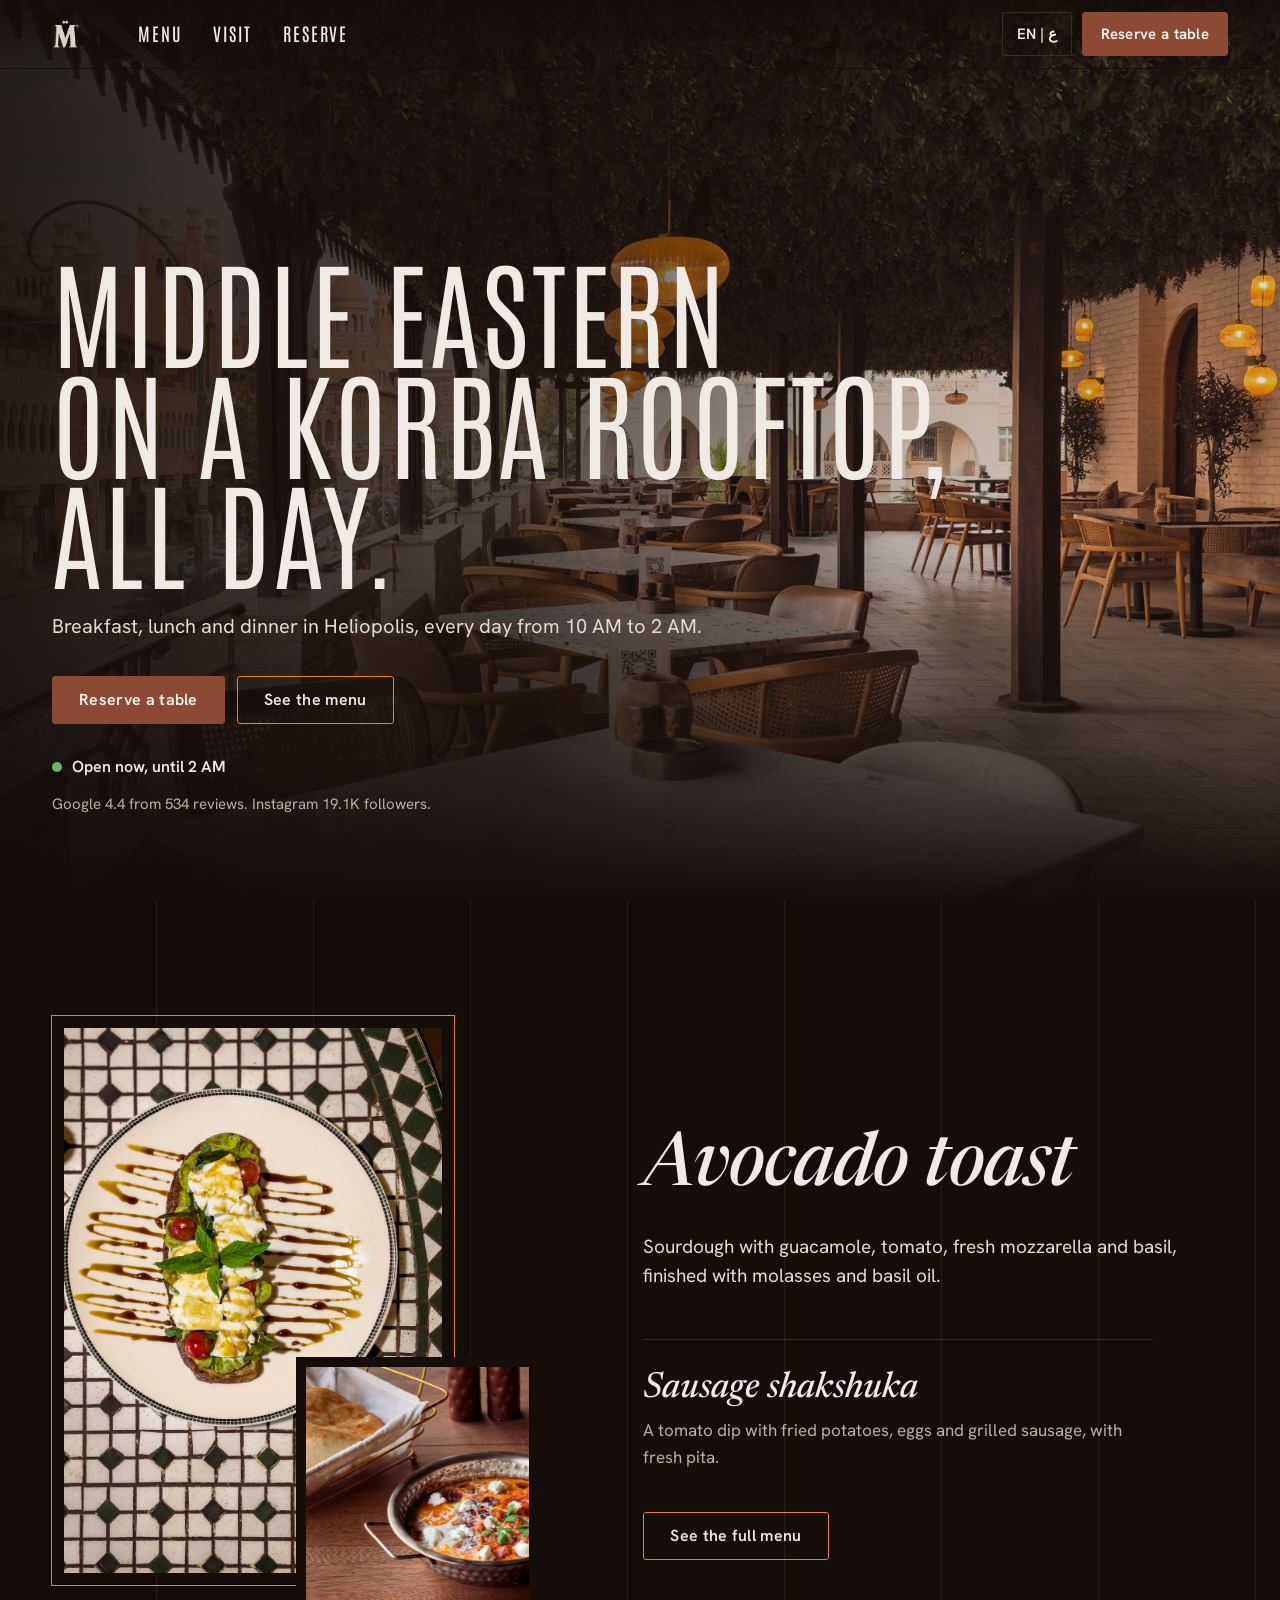
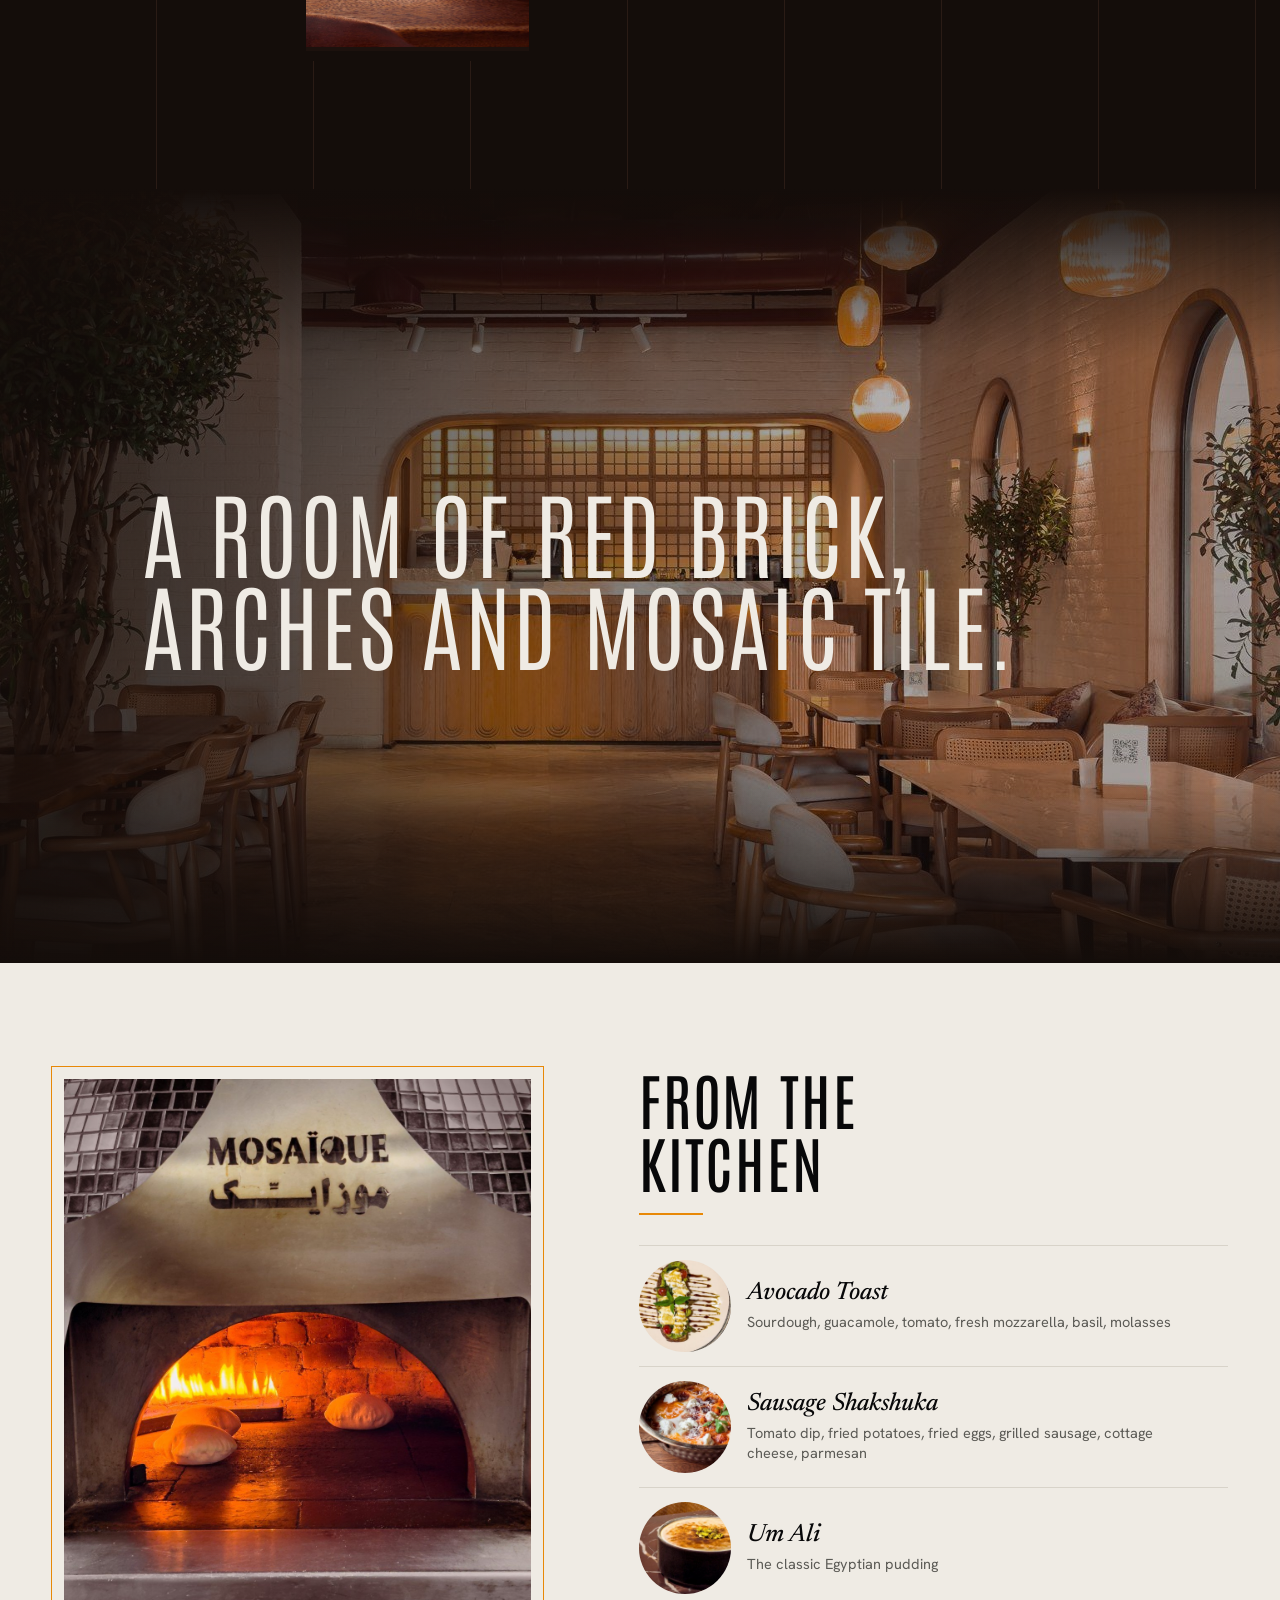
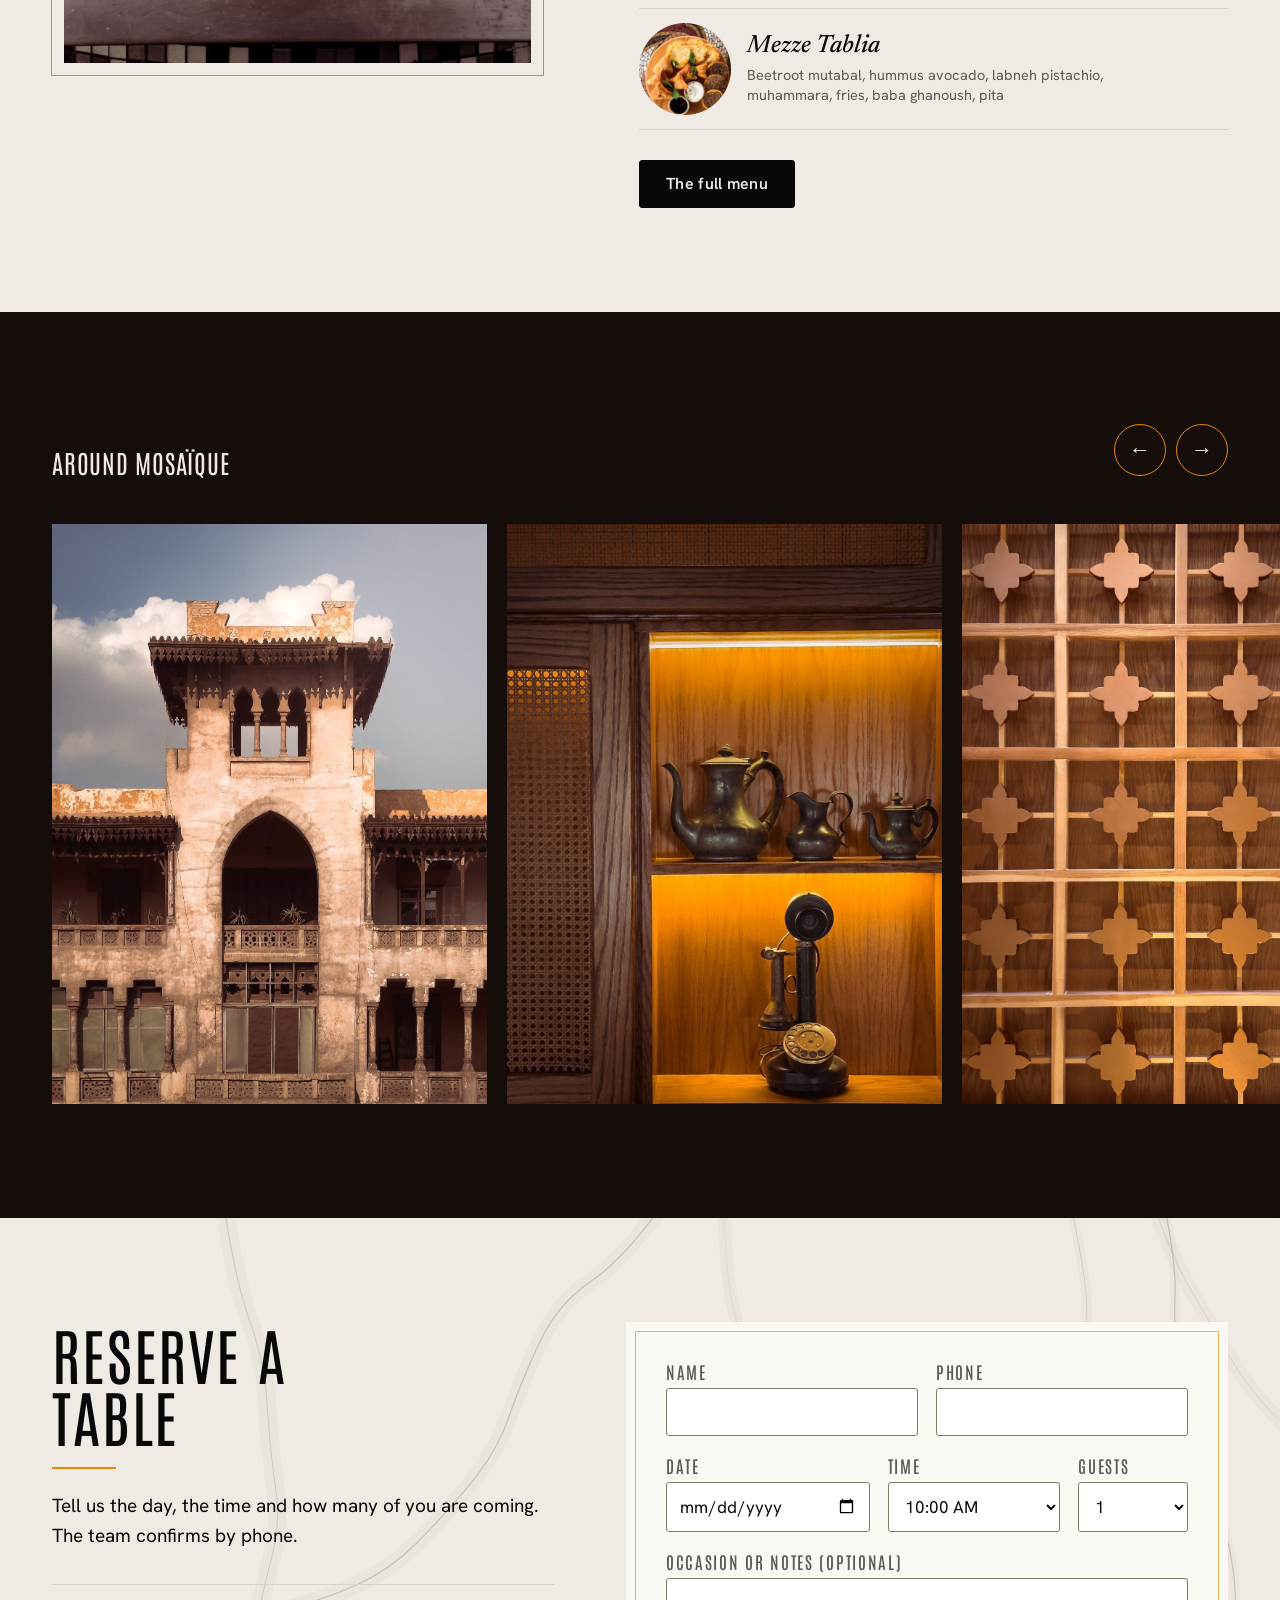
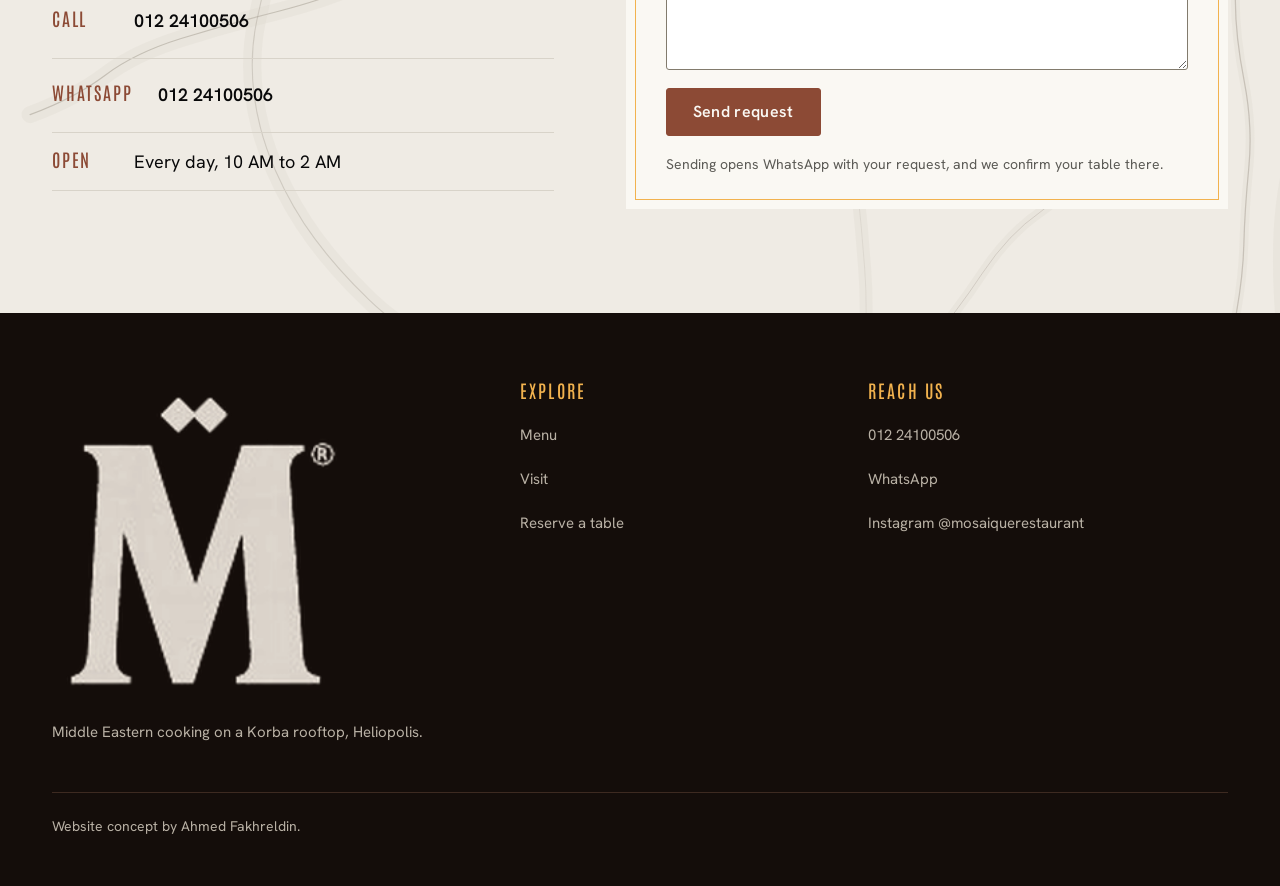
<file: index.html>
<!doctype html>
<html lang="en"><head><meta charset="utf-8"><meta name="viewport" content="width=device-width,initial-scale=1">
<title>Mosaïque | Middle Eastern rooftop restaurant in Korba, Heliopolis</title>
<meta name="description" content="Mosaïque, a Middle Eastern restaurant on a Korba rooftop in Heliopolis. Breakfast, lunch and dinner. Menu, hours, directions and table requests."><meta name="theme-color" content="#140D0A"><meta name="robots" content="noindex">
<meta property="og:title" content="Mosaïque | Middle Eastern rooftop restaurant in Korba, Heliopolis"><meta property="og:description" content="Mosaïque, a Middle Eastern restaurant on a Korba rooftop in Heliopolis. Breakfast, lunch and dinner. Menu, hours, directions and table requests."><meta property="og:image" content="img/mosaique/full/01_DeHsGhCKcgX.jpg">
<link rel="icon" type="image/png" href="img/mosaique/icon.png">
<script>document.documentElement.classList.add("js")</script>
<link rel="preload" href="fonts/6b497ad16e94.woff2" as="font" type="font/woff2" crossorigin><link rel="preload" href="fonts/60503460da53.woff2" as="font" type="font/woff2" crossorigin><link rel="preload" href="fonts/3dbee31a048d.woff2" as="font" type="font/woff2" crossorigin><link rel="preload" href="fonts/84f4aa1199c1.woff2" as="font" type="font/woff2" crossorigin><link rel="stylesheet" href="fonts.css"><style>html.fl body{opacity:0}body{transition:opacity .25s ease}</style><script>(function(d){var h=d.documentElement;h.classList.add("fl");function s(){h.classList.remove("fl")}if(d.fonts&&d.fonts.load){Promise.all([d.fonts.load("400 1em Antonio"),d.fonts.load("400 1em 'Hanken Grotesk'"),d.fonts.load("400 1em Newsreader")]).then(s,s)}else s();setTimeout(s,1200)})(document)</script><link rel="stylesheet" href="site.css"><style>#mql{display:none}html.mql #mql{display:block;position:fixed;inset:0;z-index:9999;background:#140D0A;cursor:pointer}html.mql body{overflow:hidden}</style><script>try{if(!sessionStorage.getItem("mq-intro")||/[?&]intro\b/.test(location.search))document.documentElement.classList.add("mql")}catch(e){}</script></head><body data-open="600" data-close="120" data-open-text="Open now, until 2 AM" data-closed-text="Closed now, opens at 10 AM" data-wa="201224100506"><div id="mql" aria-hidden="true"></div>
<a class="skip" href="#main">Skip to content</a><header class="hdr hdr--over"><div class="wrap">
 <a class="brand" href="index.html" aria-label="Mosaïque, home"><img src="img/mosaique/mark-cream.png" alt="Mosaïque" width="37" height="40"></a>
 <nav class="nav" aria-label="Main"><a href="menu.html">Menu</a><a href="visit.html">Visit</a><a href="index.html#reserve">Reserve</a></nav>
 <div class="hr"><button class="lang js-ar" type="button" aria-label="Switch to Arabic">EN | ع</button><a class="btn sm" href="index.html#reserve">Reserve a table</a></div>
 <button class="burger" type="button" aria-expanded="false" aria-controls="mnav" aria-label="Open menu"><i></i><i></i><i></i></button>
</div></header>
<nav class="mnav" id="mnav" aria-label="Menu"><a href="menu.html">Menu</a><a href="visit.html">Visit</a><a href="index.html#reserve">Reserve a table</a><a href="https://www.instagram.com/mosaiquerestaurant/" target="_blank" rel="noopener">Instagram</a>
 <a class="sub js-ar" href="#" onclick="return false">Arabic version coming soon</a></nav>
<main id="main">
<section class="hero2">
 <div class="hbg"><img src="img/mosaique/full/01_DeHsGhCKcgX.jpg" alt="The rooftop terrace at Mosaïque under a canopy of trees, with white marble tables, cane chairs and Korba rooftops beyond" width="1600" height="1199" fetchpriority="high" style="object-position:50% 55%"></div>
 <div class="wrap hwrap">
  <h1><span class="ln">Middle Eastern</span> <span class="ln">on a Korba rooftop,</span> <span class="ln">all day.</span></h1>
  <p class="sub">Breakfast, lunch and dinner in Heliopolis, every day from 10 AM to 2 AM.</p>
  <div class="cta"><a class="btn" href="#reserve">Reserve a table</a><a class="btn ghost" href="menu.html">See the menu</a></div>
  <p class="status js-status">Open every day, 10 AM to 2 AM</p>
  <p class="proof">Google 4.4 from 534 reviews. Instagram 19.1K followers.</p>
 </div>
</section>

<section class="sigf"><div class="wrap">
 <div class="sf-fig">
  <figure class="sf-main px ob rv"><img data-px="30" src="img/mosaique/full/09_DbgCRcpqm3R.jpg" alt="Avocado toast on sourdough, seen from above on a green and white mosaic table" width="1280" height="1600" loading="lazy" decoding="async"></figure>
  <figure class="sf-sub px rv" style="--d:.18s"><img data-px="-30" src="img/mosaique/full/10_DdzALqLKLV7.jpg" alt="A pan of shakshuka topped with white cheese beside a basket of flatbread, on a wooden table" width="1279" height="1600" loading="lazy" decoding="async"></figure>
 </div>
 <div class="sf-copy">
  <h2 class="rv">Avocado toast</h2>
  <p class="lead rv" style="--d:.1s">Sourdough with guacamole, tomato, fresh mozzarella and basil, finished with molasses and basil oil.</p>
  <div class="sf2 rv" style="--d:.2s"><h3>Sausage shakshuka</h3><p>A tomato dip with fried potatoes, eggs and grilled sausage, with fresh pita.</p></div>
  <div class="cta rv" style="--d:.3s"><a class="btn ghost" href="menu.html">See the full menu</a></div>
 </div>
</div></section>

<section class="pband">
 <div class="pimg"><img data-px="40" src="img/mosaique/full/03_Db0vfDmqZX3.jpg" alt="The dining room: exposed red brick ceiling, glass pendant lamps, arches and a herringbone parquet floor" width="1280" height="1600" loading="lazy" decoding="async"></div>
 <div class="wrap"><p class="bigline rv">A room of red brick, arches and mosaic tile.</p></div>
 
</section>

<section class="sec kitchen"><div class="wrap">
 <figure class="kfig px ob"><img data-px="30" src="img/mosaique/full/05_DdE0wC1Cuz8.jpg" alt="The mosaic-clad bread oven with a live fire and fresh pita inside" width="1279" height="1600" loading="lazy" decoding="async"></figure>
 <div>
  <h2 class="rv">From the kitchen</h2><span class="rule"></span>
  <ul class="rows"><li><span class="th"><img src="img/mosaique/dishes/avocado.jpg" alt="" width="600" height="400"></span><span class="it"><i>Avocado Toast</i><small>Sourdough, guacamole, tomato, fresh mozzarella, basil, molasses</small></span></li><li><span class="th"><img src="img/mosaique/dishes/shakshuka.jpg" alt="" width="600" height="400"></span><span class="it"><i>Sausage Shakshuka</i><small>Tomato dip, fried potatoes, fried eggs, grilled sausage, cottage cheese, parmesan</small></span></li><li><span class="th"><img src="img/mosaique/dishes/umali.jpg" alt="" width="600" height="400"></span><span class="it"><i>Um Ali</i><small>The classic Egyptian pudding</small></span></li><li><span class="th"><img src="img/mosaique/dishes/mezze.jpg" alt="" width="600" height="400"></span><span class="it"><i>Mezze Tablia</i><small>Beetroot mutabal, hummus avocado, labneh pistachio, muhammara, fries, baba ghanoush, pita</small></span></li></ul>
  <div class="more rv"><a class="btn dk" href="menu.html">The full menu</a></div>
 </div>
</div></section>

<section class="evening">
 <div class="wrap ehead"><h2 class="rv">Around Mosaïque</h2>
  <div class="gnav"><button type="button" class="js-prev" aria-label="Previous photos">&#8592;</button><button type="button" class="js-next" aria-label="Next photos">&#8594;</button></div></div>
 <div class="track js-track" tabindex="0" role="region" aria-label="Photos of Mosaïque, scroll sideways"><figure><img src="img/mosaique/full/02_DcyK-RQqjgc.jpg" alt="The tower and carved wooden balconies of the historic Heliopolis building" width="1363" height="1600" loading="lazy" decoding="async"></figure><figure><img src="img/mosaique/full/06_DdekKAKil94.jpg" alt="A wood niche with vintage teapots and a candlestick telephone, lit amber" width="1278" height="1600" loading="lazy" decoding="async"></figure><figure><img src="img/mosaique/full/07_DcgsuUhioS3.jpg" alt="A carved wooden screen in a star pattern, lit warm" width="1279" height="1600" loading="lazy" decoding="async"></figure><figure><img src="img/mosaique/full/08_DanBxMtqJHK.jpg" alt="A round plate of baked bites with dips, on a leaf-pattern mosaic table seen from above" width="1279" height="1600" loading="lazy" decoding="async"></figure><figure><img src="img/mosaique/full/11_DcJmSlvqumq.jpg" alt="A pistachio-topped dessert in a black bowl on burgundy marble, with a cane chair behind" width="1281" height="1600" loading="lazy" decoding="async"></figure></div>
 
</section>

<section class="sec reserve" id="reserve"><svg class="marble" viewBox="0 0 1600 900" preserveAspectRatio="xMidYMid slice" aria-hidden="true" focusable="false"><path d="M842.2,-20.0 Q782.3,65.5 740.1,93.6 Q697.9,121.7 674.8,170.3 Q651.8,219.0 636.5,263.3 Q621.3,307.7 587.6,348.4 Q553.9,389.2 520.4,422.5 Q486.9,455.8 445.8,474.4 Q404.7,492.9 344.7,508.1 Q284.7,523.2 226.4,541.3 Q168.1,559.4 131.1,587.4 Q94.1,615.3 37.6,636.4" fill="none" stroke="#CBC5BA" stroke-width="21.2" stroke-opacity=".16" stroke-linecap="round"/><path d="M842.2,-20.0 Q782.3,65.5 740.1,93.6 Q697.9,121.7 674.8,170.3 Q651.8,219.0 636.5,263.3 Q621.3,307.7 587.6,348.4 Q553.9,389.2 520.4,422.5 Q486.9,455.8 445.8,474.4 Q404.7,492.9 344.7,508.1 Q284.7,523.2 226.4,541.3 Q168.1,559.4 131.1,587.4 Q94.1,615.3 37.6,636.4" fill="none" stroke="#9D968A" stroke-width="1.49" stroke-opacity="0.48" stroke-linecap="round"/><path d="M-125.8,-20.0 Q-71.3,63.5 -64.8,118.5 Q-58.3,173.5 -65.1,224.1 Q-71.8,274.7 -97.1,316.2 Q-122.3,357.7 -141.0,399.4 Q-159.7,441.0 -180.5,488.1 Q-201.3,535.2 -207.8,593.2 Q-214.4,651.1 -213.3,709.3 Q-212.2,767.4 -214.0,807.6 Q-215.7,847.8 -226.8,895.8 Q-237.9,943.9 -241.1,998.3" fill="none" stroke="#CBC5BA" stroke-width="13.6" stroke-opacity=".16" stroke-linecap="round"/><path d="M-125.8,-20.0 Q-71.3,63.5 -64.8,118.5 Q-58.3,173.5 -65.1,224.1 Q-71.8,274.7 -97.1,316.2 Q-122.3,357.7 -141.0,399.4 Q-159.7,441.0 -180.5,488.1 Q-201.3,535.2 -207.8,593.2 Q-214.4,651.1 -213.3,709.3 Q-212.2,767.4 -214.0,807.6 Q-215.7,847.8 -226.8,895.8 Q-237.9,943.9 -241.1,998.3" fill="none" stroke="#9D968A" stroke-width="0.68" stroke-opacity="0.50" stroke-linecap="round"/><path d="M1587.3,-20.0 Q1639.9,65.3 1659.0,114.8 Q1678.0,164.2 1694.9,206.0 Q1711.7,247.7 1737.6,282.9 Q1763.5,318.1 1783.8,370.0 Q1804.2,421.9 1808.4,462.8 Q1812.7,503.7 1802.1,557.3 Q1791.5,611.0 1764.0,652.9 Q1736.4,694.9 1728.6,746.7 Q1720.7,798.5 1721.2,843.8 Q1721.7,889.1 1734.1,941.7" fill="none" stroke="#CBC5BA" stroke-width="16.3" stroke-opacity=".16" stroke-linecap="round"/><path d="M1587.3,-20.0 Q1639.9,65.3 1659.0,114.8 Q1678.0,164.2 1694.9,206.0 Q1711.7,247.7 1737.6,282.9 Q1763.5,318.1 1783.8,370.0 Q1804.2,421.9 1808.4,462.8 Q1812.7,503.7 1802.1,557.3 Q1791.5,611.0 1764.0,652.9 Q1736.4,694.9 1728.6,746.7 Q1720.7,798.5 1721.2,843.8 Q1721.7,889.1 1734.1,941.7" fill="none" stroke="#9D968A" stroke-width="1.03" stroke-opacity="0.39" stroke-linecap="round"/><path d="M903.6,-20.0 Q906.8,90.0 917.7,132.7 Q928.7,175.3 942.0,227.1 Q955.4,279.0 969.5,334.6 Q983.5,390.2 1005.4,443.8 Q1027.2,497.5 1047.2,541.7 Q1067.2,585.8 1066.7,631.9 Q1066.1,678.0 1071.7,728.1 Q1077.2,778.2 1080.9,829.5 Q1084.7,880.9 1080.4,929.7 Q1076.2,978.6 1074.6,1029.3" fill="none" stroke="#CBC5BA" stroke-width="16.1" stroke-opacity=".16" stroke-linecap="round"/><path d="M903.6,-20.0 Q906.8,90.0 917.7,132.7 Q928.7,175.3 942.0,227.1 Q955.4,279.0 969.5,334.6 Q983.5,390.2 1005.4,443.8 Q1027.2,497.5 1047.2,541.7 Q1067.2,585.8 1066.7,631.9 Q1066.1,678.0 1071.7,728.1 Q1077.2,778.2 1080.9,829.5 Q1084.7,880.9 1080.4,929.7 Q1076.2,978.6 1074.6,1029.3" fill="none" stroke="#9D968A" stroke-width="0.61" stroke-opacity="0.34" stroke-linecap="round"/><path d="M1736.6,-20.0 Q1698.0,63.6 1689.7,116.9 Q1681.4,170.2 1691.8,227.1 Q1702.2,284.1 1709.7,325.8 Q1717.3,367.5 1705.5,407.2 Q1693.8,447.0 1680.8,490.3 Q1667.8,533.7 1647.7,586.5 Q1627.5,639.2 1616.0,688.0 Q1604.6,736.8 1602.2,782.2 Q1599.9,827.5 1603.8,883.8 Q1607.7,940.0 1593.4,978.5" fill="none" stroke="#CBC5BA" stroke-width="20.3" stroke-opacity=".16" stroke-linecap="round"/><path d="M1736.6,-20.0 Q1698.0,63.6 1689.7,116.9 Q1681.4,170.2 1691.8,227.1 Q1702.2,284.1 1709.7,325.8 Q1717.3,367.5 1705.5,407.2 Q1693.8,447.0 1680.8,490.3 Q1667.8,533.7 1647.7,586.5 Q1627.5,639.2 1616.0,688.0 Q1604.6,736.8 1602.2,782.2 Q1599.9,827.5 1603.8,883.8 Q1607.7,940.0 1593.4,978.5" fill="none" stroke="#9D968A" stroke-width="0.97" stroke-opacity="0.45" stroke-linecap="round"/><path d="M1434.7,-20.0 Q1465.9,67.6 1489.8,107.7 Q1513.7,147.9 1535.0,185.8 Q1556.2,223.7 1591.1,260.3 Q1625.9,296.9 1664.0,324.9 Q1702.0,352.9 1731.6,390.3 Q1761.1,427.7 1792.9,467.2 Q1824.6,506.7 1861.2,546.7 Q1897.7,586.8 1943.7,609.4 Q1989.8,632.0 2030.0,662.5 Q2070.2,693.0 2111.7,729.6" fill="none" stroke="#CBC5BA" stroke-width="18.3" stroke-opacity=".16" stroke-linecap="round"/><path d="M1434.7,-20.0 Q1465.9,67.6 1489.8,107.7 Q1513.7,147.9 1535.0,185.8 Q1556.2,223.7 1591.1,260.3 Q1625.9,296.9 1664.0,324.9 Q1702.0,352.9 1731.6,390.3 Q1761.1,427.7 1792.9,467.2 Q1824.6,506.7 1861.2,546.7 Q1897.7,586.8 1943.7,609.4 Q1989.8,632.0 2030.0,662.5 Q2070.2,693.0 2111.7,729.6" fill="none" stroke="#9D968A" stroke-width="0.79" stroke-opacity="0.44" stroke-linecap="round"/><path d="M1333.8,-20.0 Q1359.0,87.5 1358.5,132.3 Q1357.9,177.2 1365.9,216.7 Q1373.8,256.2 1397.2,299.6 Q1420.7,343.1 1429.0,385.9 Q1437.3,428.7 1430.7,474.9 Q1424.1,521.1 1407.2,576.6 Q1390.3,632.1 1365.6,681.1 Q1340.9,730.1 1300.7,757.9 Q1260.5,785.7 1228.1,834.5 Q1195.8,883.3 1158.5,926.7" fill="none" stroke="#CBC5BA" stroke-width="12.6" stroke-opacity=".16" stroke-linecap="round"/><path d="M1333.8,-20.0 Q1359.0,87.5 1358.5,132.3 Q1357.9,177.2 1365.9,216.7 Q1373.8,256.2 1397.2,299.6 Q1420.7,343.1 1429.0,385.9 Q1437.3,428.7 1430.7,474.9 Q1424.1,521.1 1407.2,576.6 Q1390.3,632.1 1365.6,681.1 Q1340.9,730.1 1300.7,757.9 Q1260.5,785.7 1228.1,834.5 Q1195.8,883.3 1158.5,926.7" fill="none" stroke="#9D968A" stroke-width="0.83" stroke-opacity="0.47" stroke-linecap="round"/><path d="M1451.4,-20.0 Q1471.7,73.3 1468.7,119.5 Q1465.8,165.7 1481.1,205.3 Q1496.5,244.8 1504.5,292.7 Q1512.6,340.5 1528.3,395.1 Q1544.0,449.7 1544.2,494.0 Q1544.3,538.3 1555.2,594.3 Q1566.1,650.4 1561.0,702.8 Q1555.9,755.1 1554.8,799.0 Q1553.7,843.0 1542.5,900.7 Q1531.3,958.5 1522.3,1010.5" fill="none" stroke="#CBC5BA" stroke-width="11.0" stroke-opacity=".16" stroke-linecap="round"/><path d="M1451.4,-20.0 Q1471.7,73.3 1468.7,119.5 Q1465.8,165.7 1481.1,205.3 Q1496.5,244.8 1504.5,292.7 Q1512.6,340.5 1528.3,395.1 Q1544.0,449.7 1544.2,494.0 Q1544.3,538.3 1555.2,594.3 Q1566.1,650.4 1561.0,702.8 Q1555.9,755.1 1554.8,799.0 Q1553.7,843.0 1542.5,900.7 Q1531.3,958.5 1522.3,1010.5" fill="none" stroke="#9D968A" stroke-width="1.57" stroke-opacity="0.45" stroke-linecap="round"/><path d="M277.3,-20.0 Q291.8,87.0 311.6,142.6 Q331.5,198.3 333.9,247.7 Q336.2,297.1 343.7,346.4 Q351.1,395.7 340.8,435.2 Q330.5,474.8 321.0,518.9 Q311.6,563.0 317.6,611.3 Q323.6,659.7 344.4,706.6 Q365.2,753.6 393.6,791.8 Q422.0,830.1 461.4,868.1 Q500.8,906.2 550.1,925.8" fill="none" stroke="#CBC5BA" stroke-width="22.8" stroke-opacity=".16" stroke-linecap="round"/><path d="M277.3,-20.0 Q291.8,87.0 311.6,142.6 Q331.5,198.3 333.9,247.7 Q336.2,297.1 343.7,346.4 Q351.1,395.7 340.8,435.2 Q330.5,474.8 321.0,518.9 Q311.6,563.0 317.6,611.3 Q323.6,659.7 344.4,706.6 Q365.2,753.6 393.6,791.8 Q422.0,830.1 461.4,868.1 Q500.8,906.2 550.1,925.8" fill="none" stroke="#9D968A" stroke-width="1.37" stroke-opacity="0.34" stroke-linecap="round"/></svg><div class="wrap">
 <div class="rcopy">
  <h2>Reserve a table</h2><span class="rule"></span>
  <p class="lead">Tell us the day, the time and how many of you are coming. The team confirms by phone.</p>
  <ul class="ways"><li><span>Call</span><a href="tel:+201224100506">012 24100506</a></li><li><span>WhatsApp</span><a href="https://wa.me/201224100506" target="_blank" rel="noopener">012 24100506</a></li><li><span>Open</span>Every day, 10 AM to 2 AM</li></ul>
 </div>
 <form class="rform js-rform" id="rform" novalidate>
  <div class="two"><div class="fld"><label for="rf-name">Name</label><input id="rf-name" name="name" autocomplete="name" required></div><div class="fld"><label for="rf-phone">Phone</label><input id="rf-phone" name="phone" type="tel" autocomplete="tel" inputmode="tel" required></div></div>
  <div class="three"><div class="fld"><label for="rf-date">Date</label><input id="rf-date" name="date" type="date" required></div><div class="fld"><label for="rf-time">Time</label><select id="rf-time" name="time"><option>10:00 AM</option><option>10:30 AM</option><option>11:00 AM</option><option>11:30 AM</option><option>12:00 PM</option><option>12:30 PM</option><option>1:00 PM</option><option>1:30 PM</option><option>2:00 PM</option><option>2:30 PM</option><option>3:00 PM</option><option>3:30 PM</option><option>4:00 PM</option><option>4:30 PM</option><option>5:00 PM</option><option>5:30 PM</option><option>6:00 PM</option><option>6:30 PM</option><option>7:00 PM</option><option>7:30 PM</option><option>8:00 PM</option><option>8:30 PM</option><option>9:00 PM</option><option>9:30 PM</option><option>10:00 PM</option><option>10:30 PM</option><option>11:00 PM</option><option>11:30 PM</option><option>12:00 AM</option><option>12:30 AM</option><option>1:00 AM</option><option>1:30 AM</option></select></div><div class="fld"><label for="rf-guests">Guests</label><select id="rf-guests" name="guests"><option>1</option><option>2</option><option>3</option><option>4</option><option>5</option><option>6</option><option>7</option><option>8</option><option>9</option><option>10</option><option>11</option><option>12</option></select></div></div>
  <div class="fld"><label for="rf-notes">Occasion or notes (optional)</label><textarea id="rf-notes" name="notes" rows="3"></textarea></div>
  <p class="rerr" id="rf-err" role="alert" hidden></p>
  <button class="btn" type="submit">Send request</button>
  <p class="fine">Sending opens WhatsApp with your request, and we confirm your table there.</p>
  <a class="js-mail" href="#" hidden tabindex="-1" aria-hidden="true">send</a>
 </form>
</div></section>
</main><footer class="ftr"><div class="wrap">
 <div><img src="img/mosaique/logo-cream.png" alt="Mosaïque, Korba" width="112" height="120"><p style="margin-top:18px">Middle Eastern cooking on a Korba rooftop, Heliopolis.</p></div>
 <div><h4>Explore</h4><ul><li><a href="menu.html">Menu</a></li><li><a href="visit.html">Visit</a></li><li><a href="index.html#reserve">Reserve a table</a></li></ul></div>
 <div><h4>Reach us</h4><ul><li><a href="tel:+201224100506">012 24100506</a></li><li><a href="https://wa.me/201224100506" target="_blank" rel="noopener">WhatsApp</a></li><li><a href="https://www.instagram.com/mosaiquerestaurant/" target="_blank" rel="noopener">Instagram @mosaiquerestaurant</a></li></ul></div>
 <p class="fine">Website concept by Ahmed Fakhreldin.</p>
</div></footer><nav class="mbar" aria-label="Quick actions"><a class="main" href="index.html#reserve">Reserve</a><a href="menu.html">Menu</a><a href="tel:+201224100506">Call</a></nav><div class="toast" role="status" aria-live="polite">The Arabic version is coming soon.</div><script src="app.js?v=3"></script><script src="mosaic-loader.js?v=3" async></script></body></html>
</file>
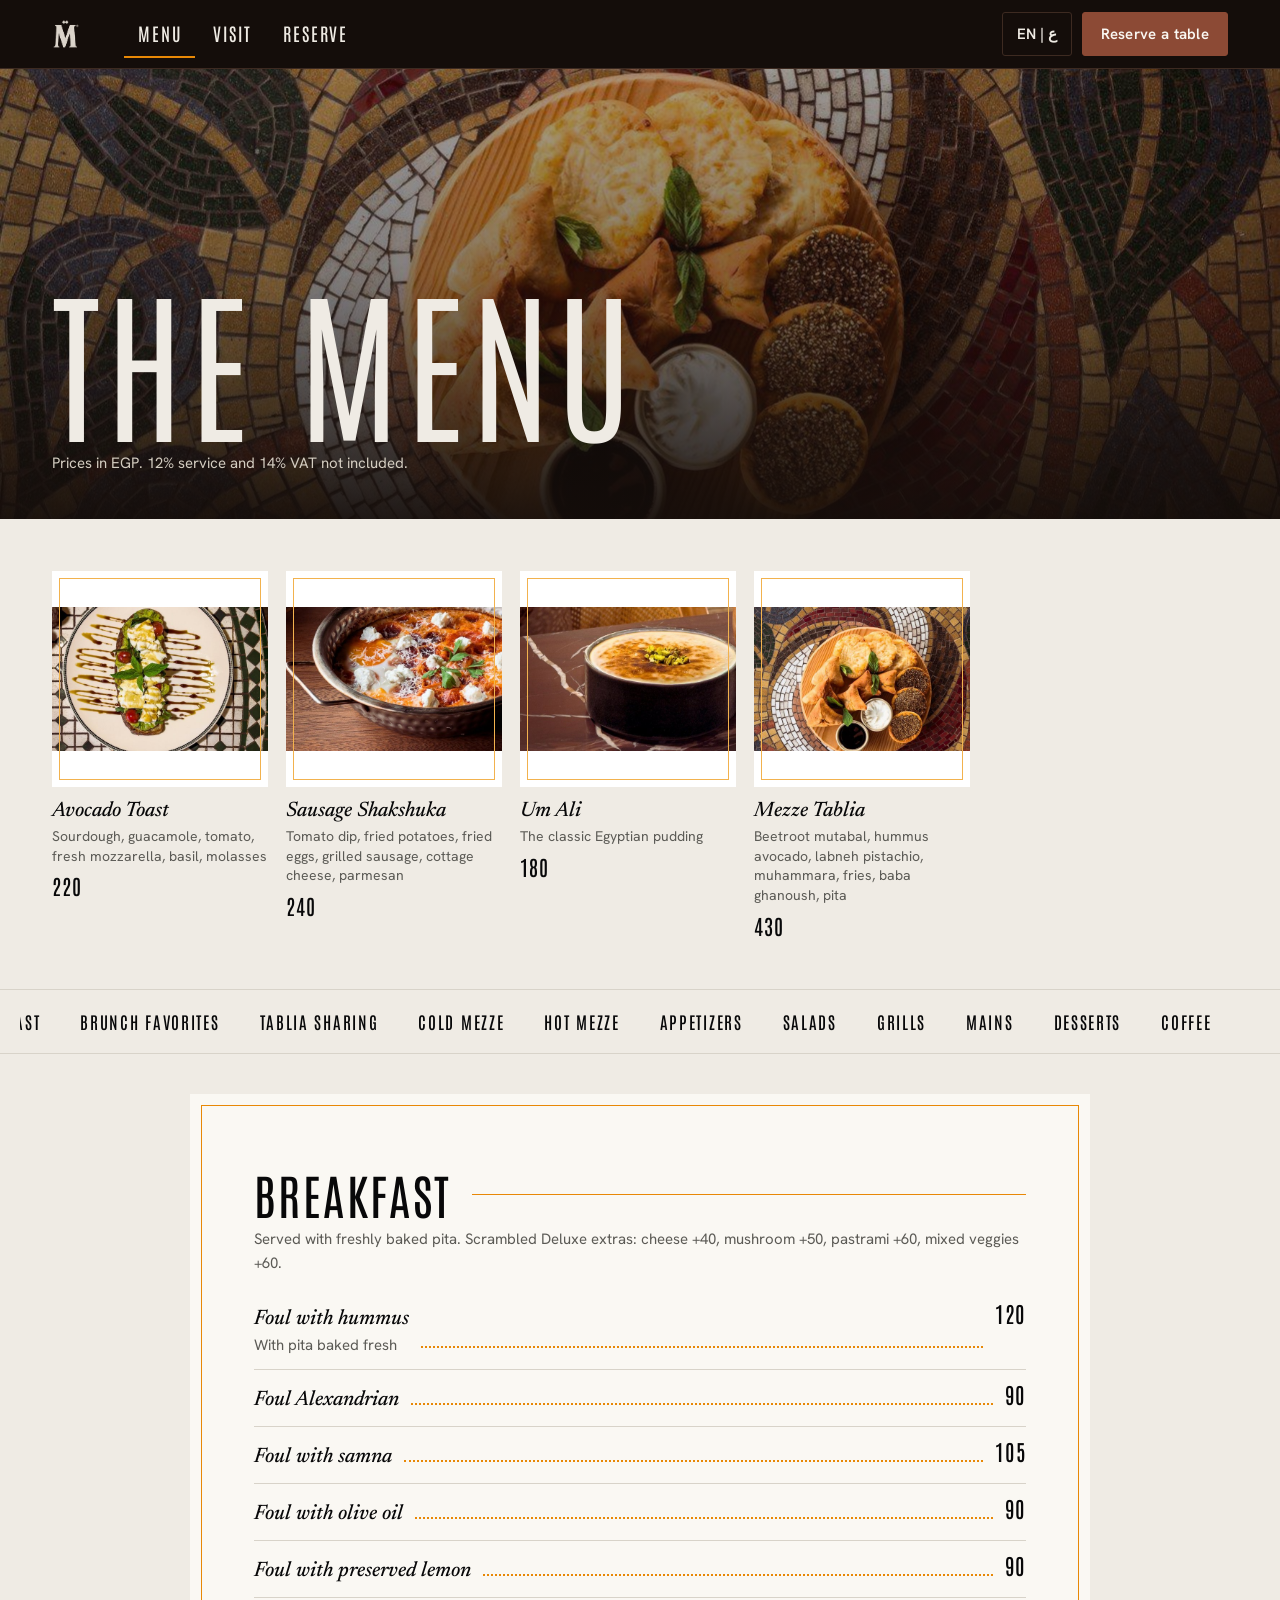
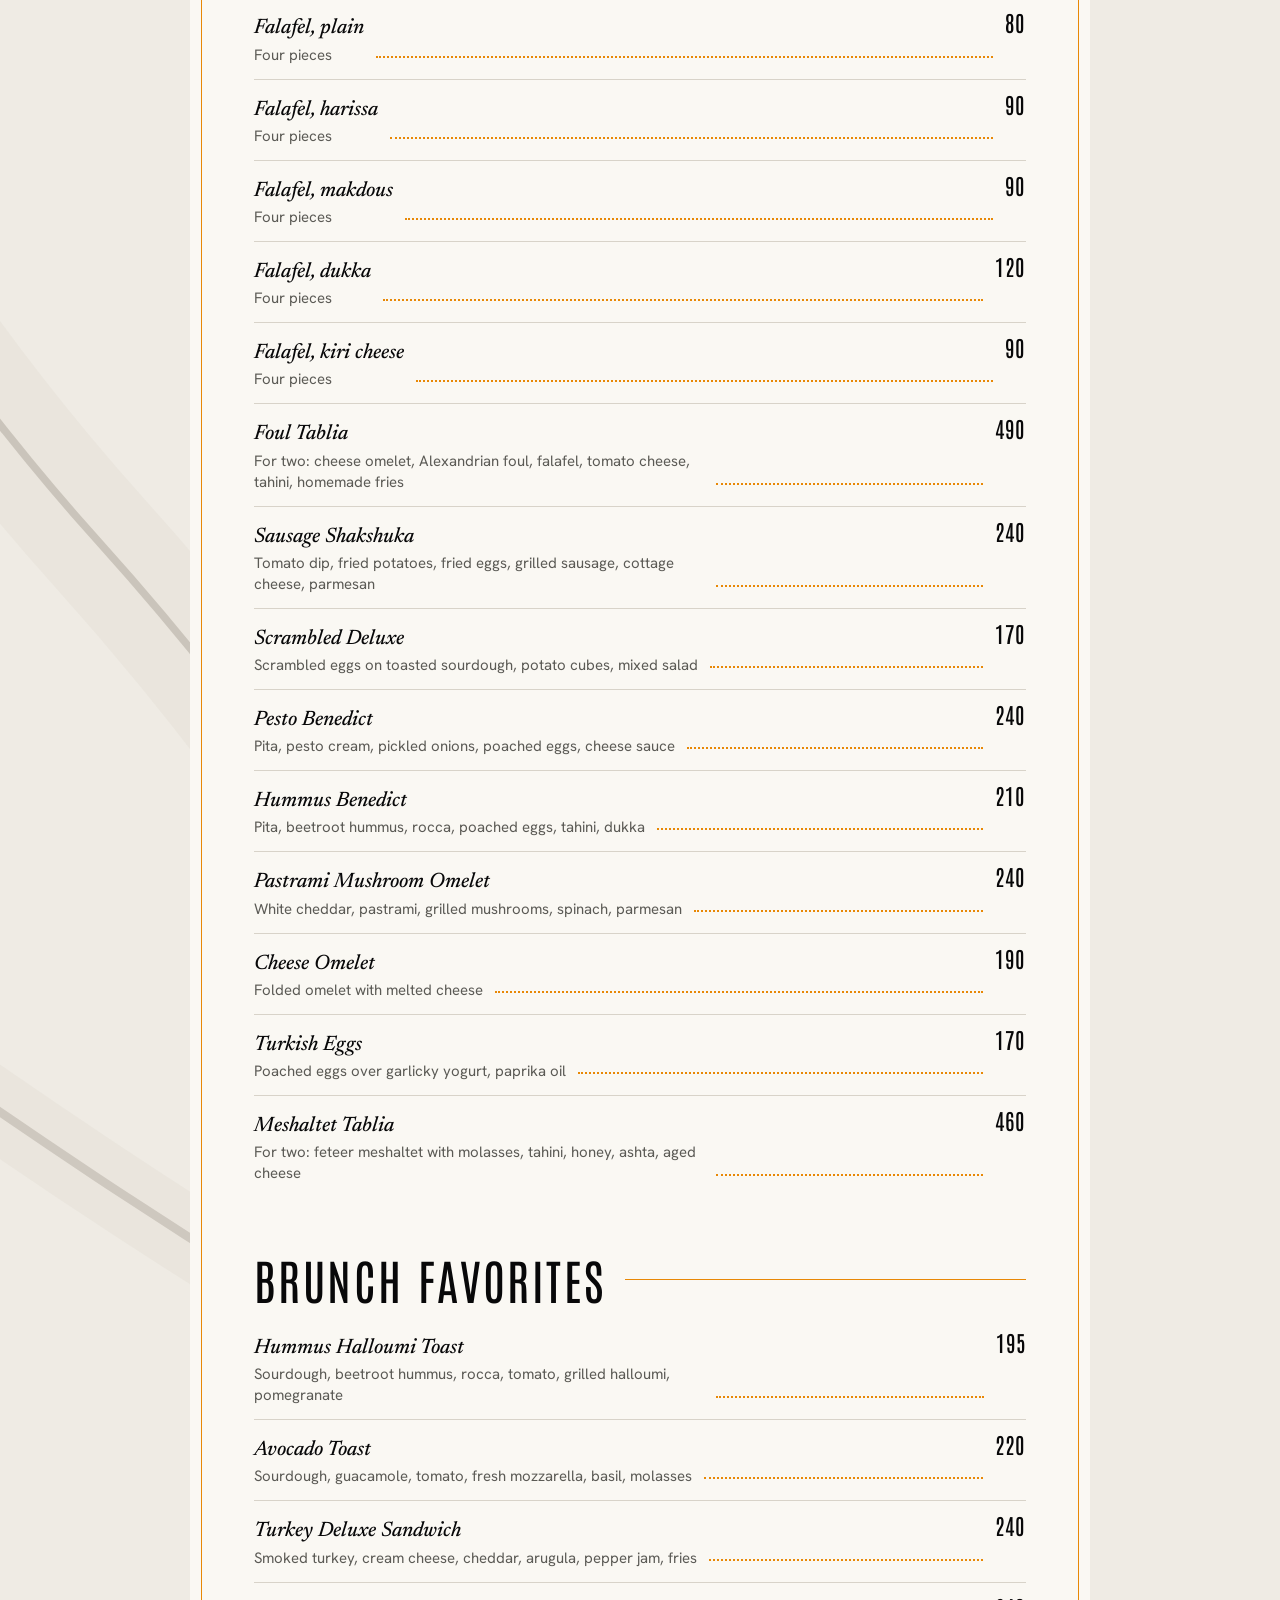
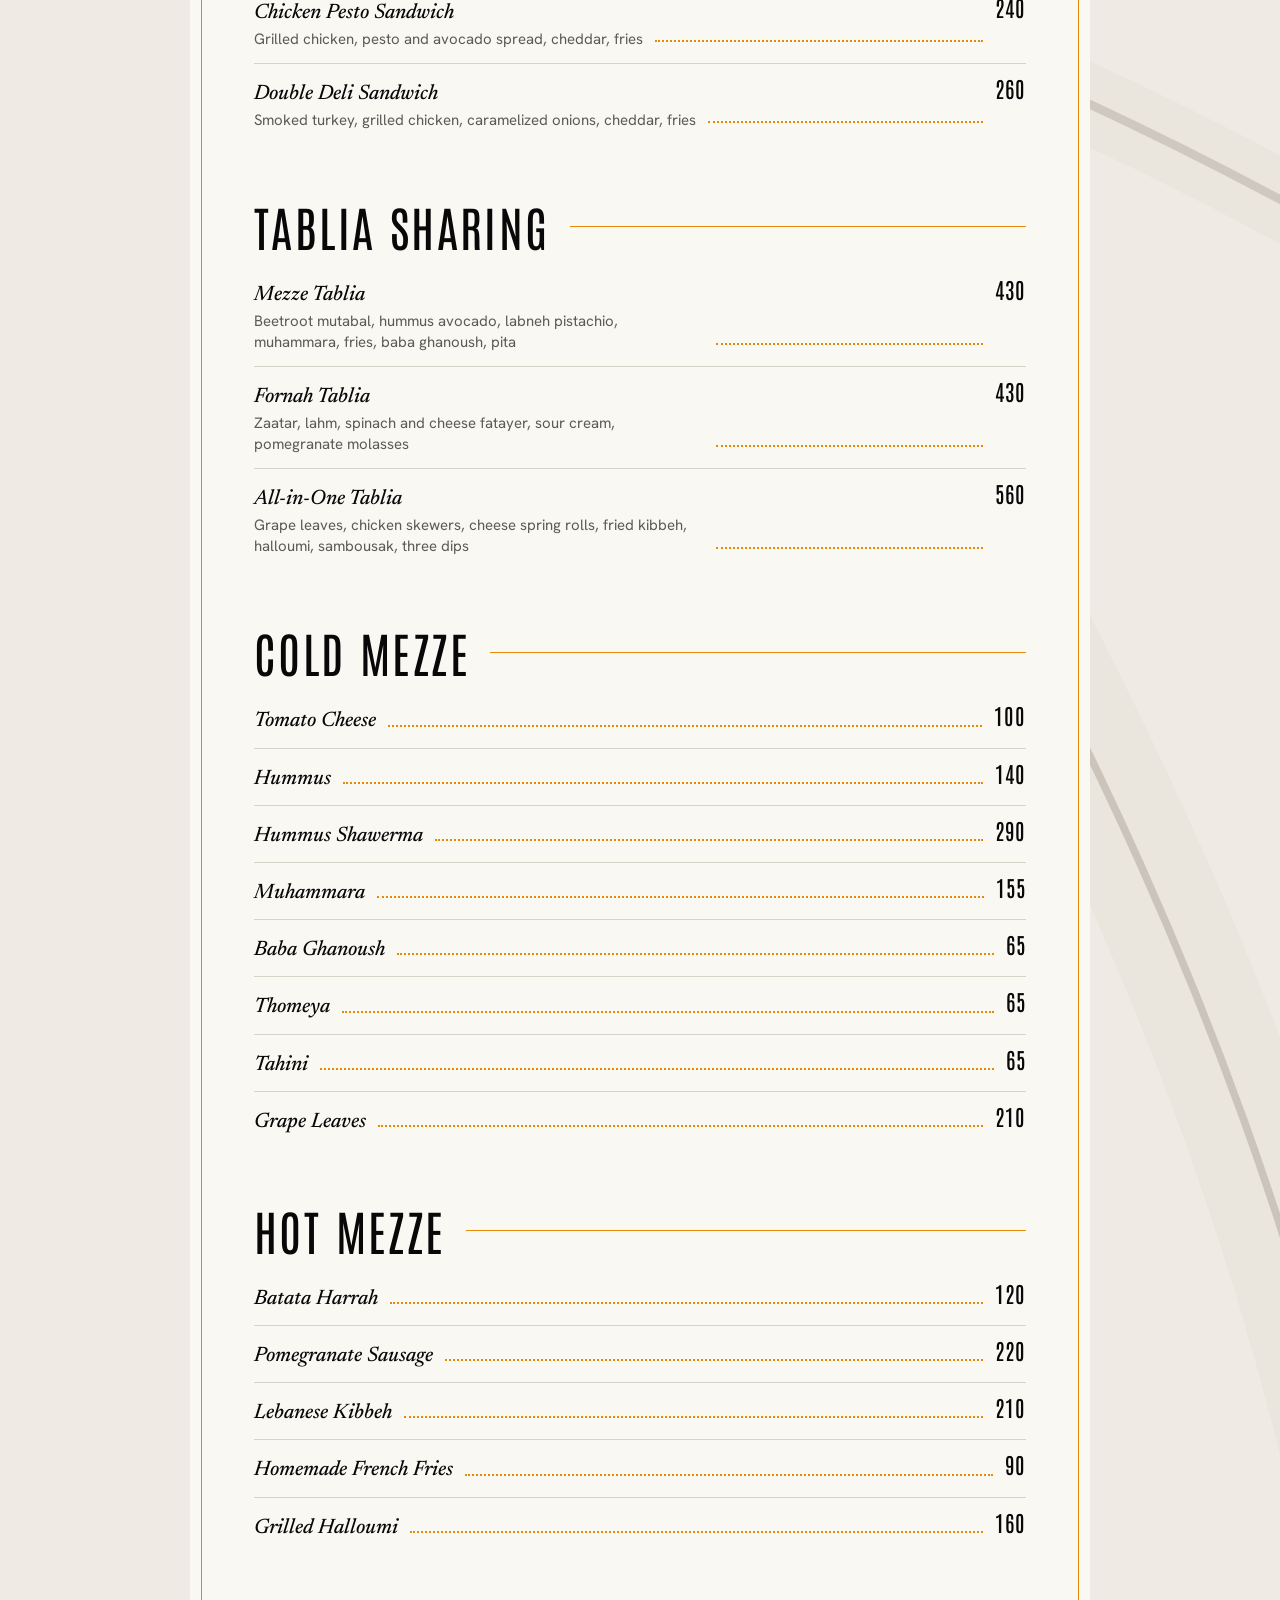
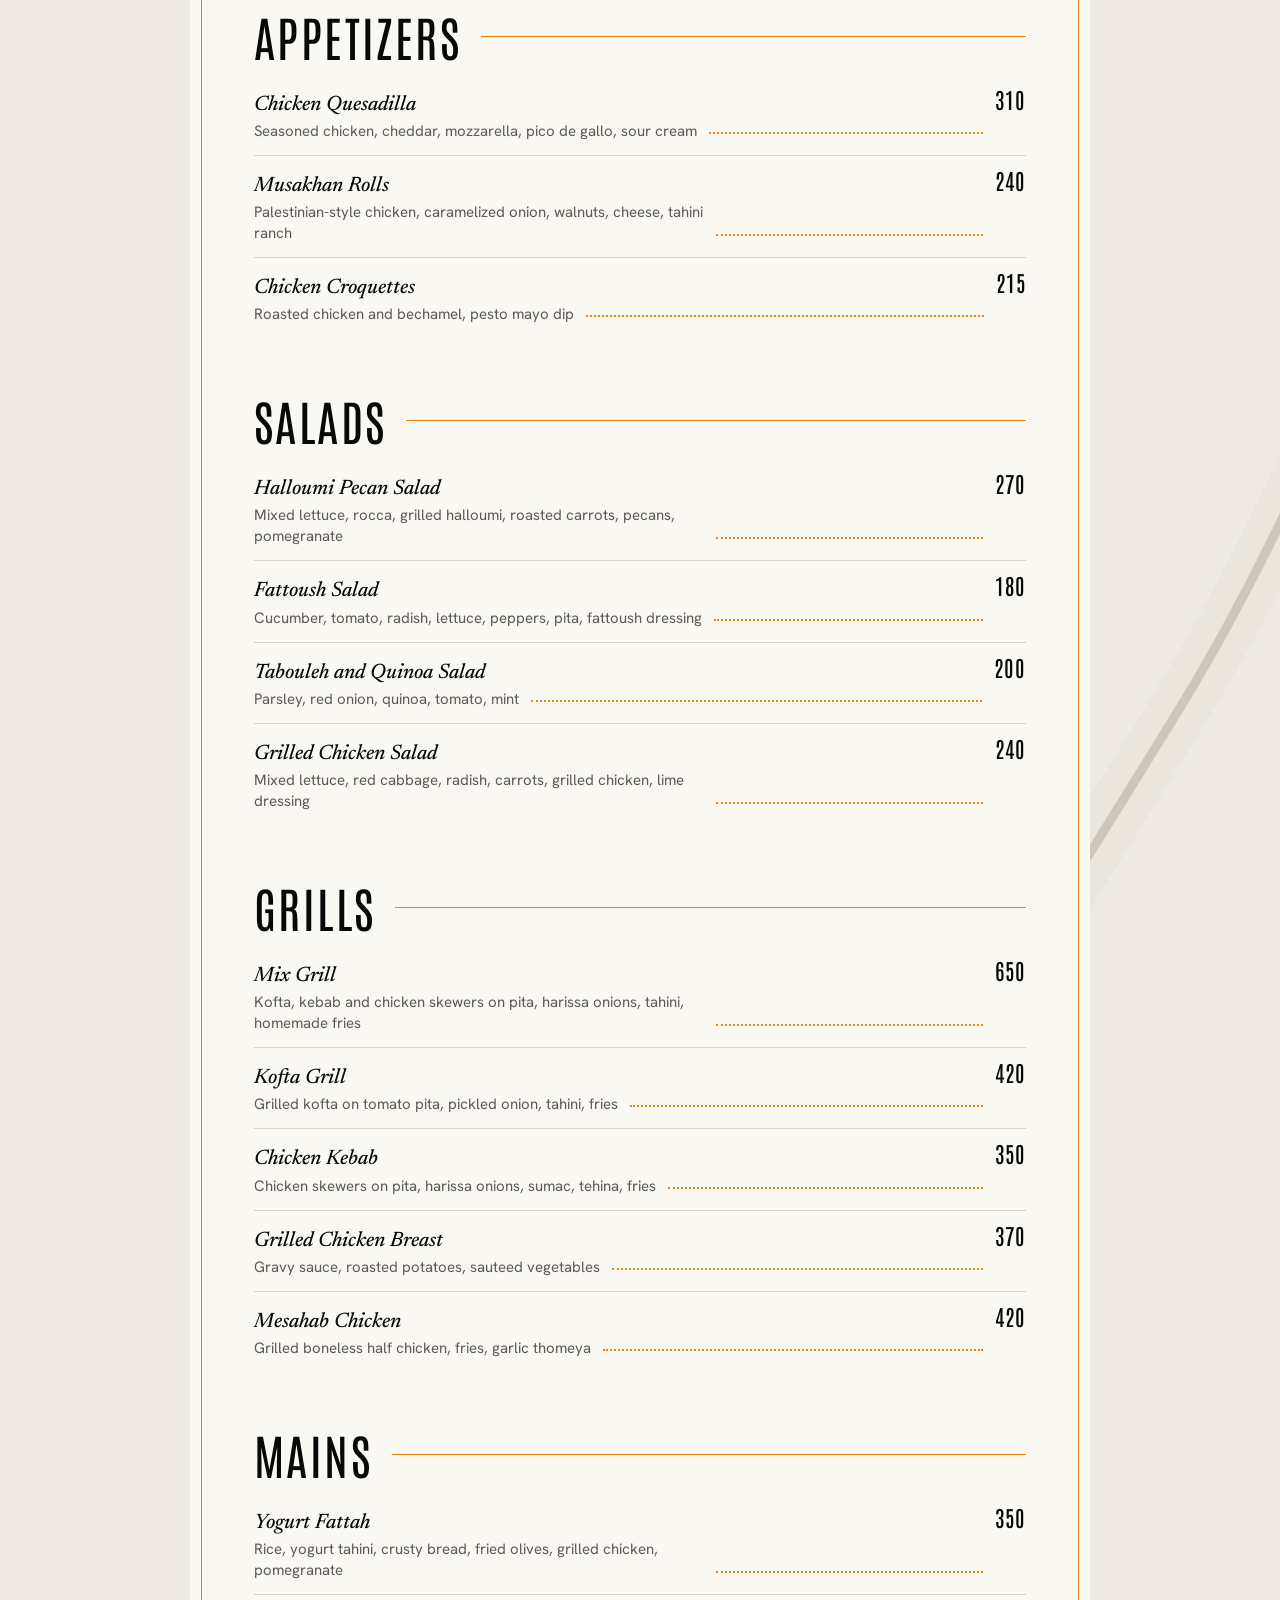
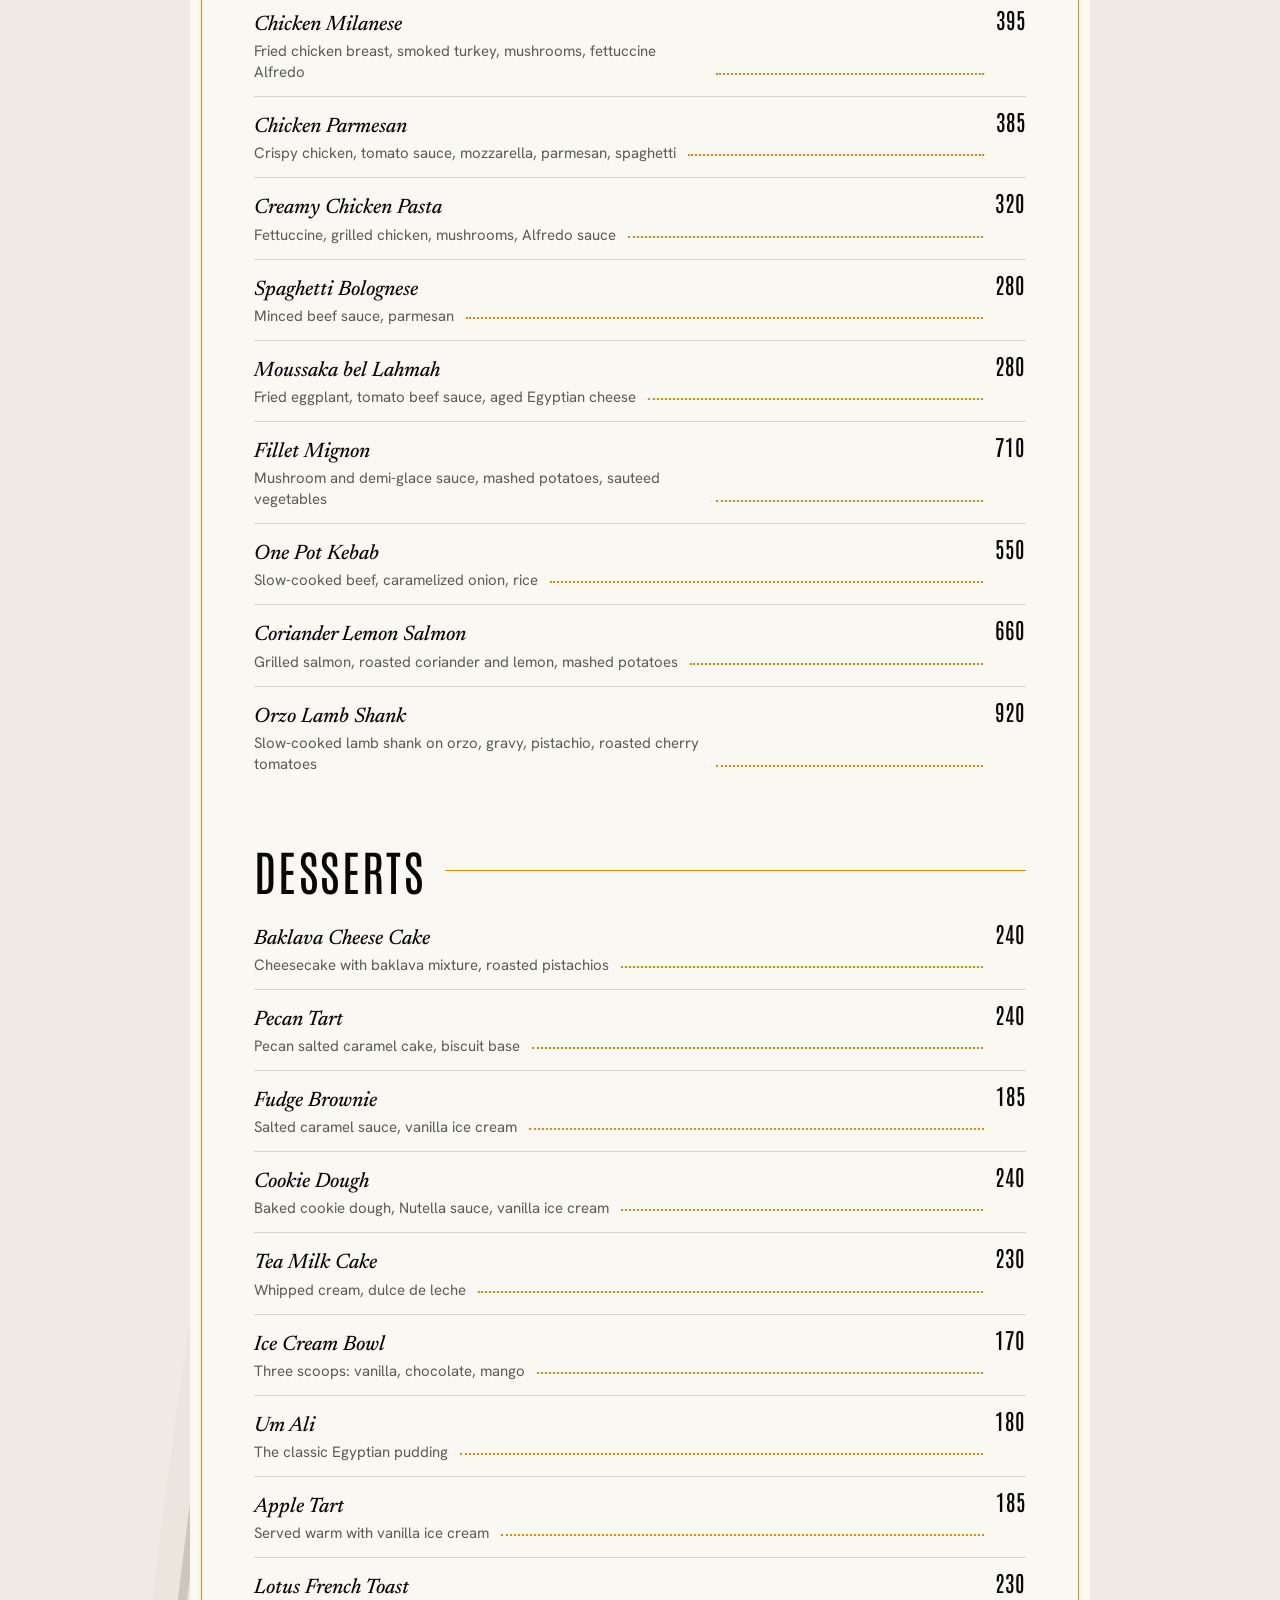
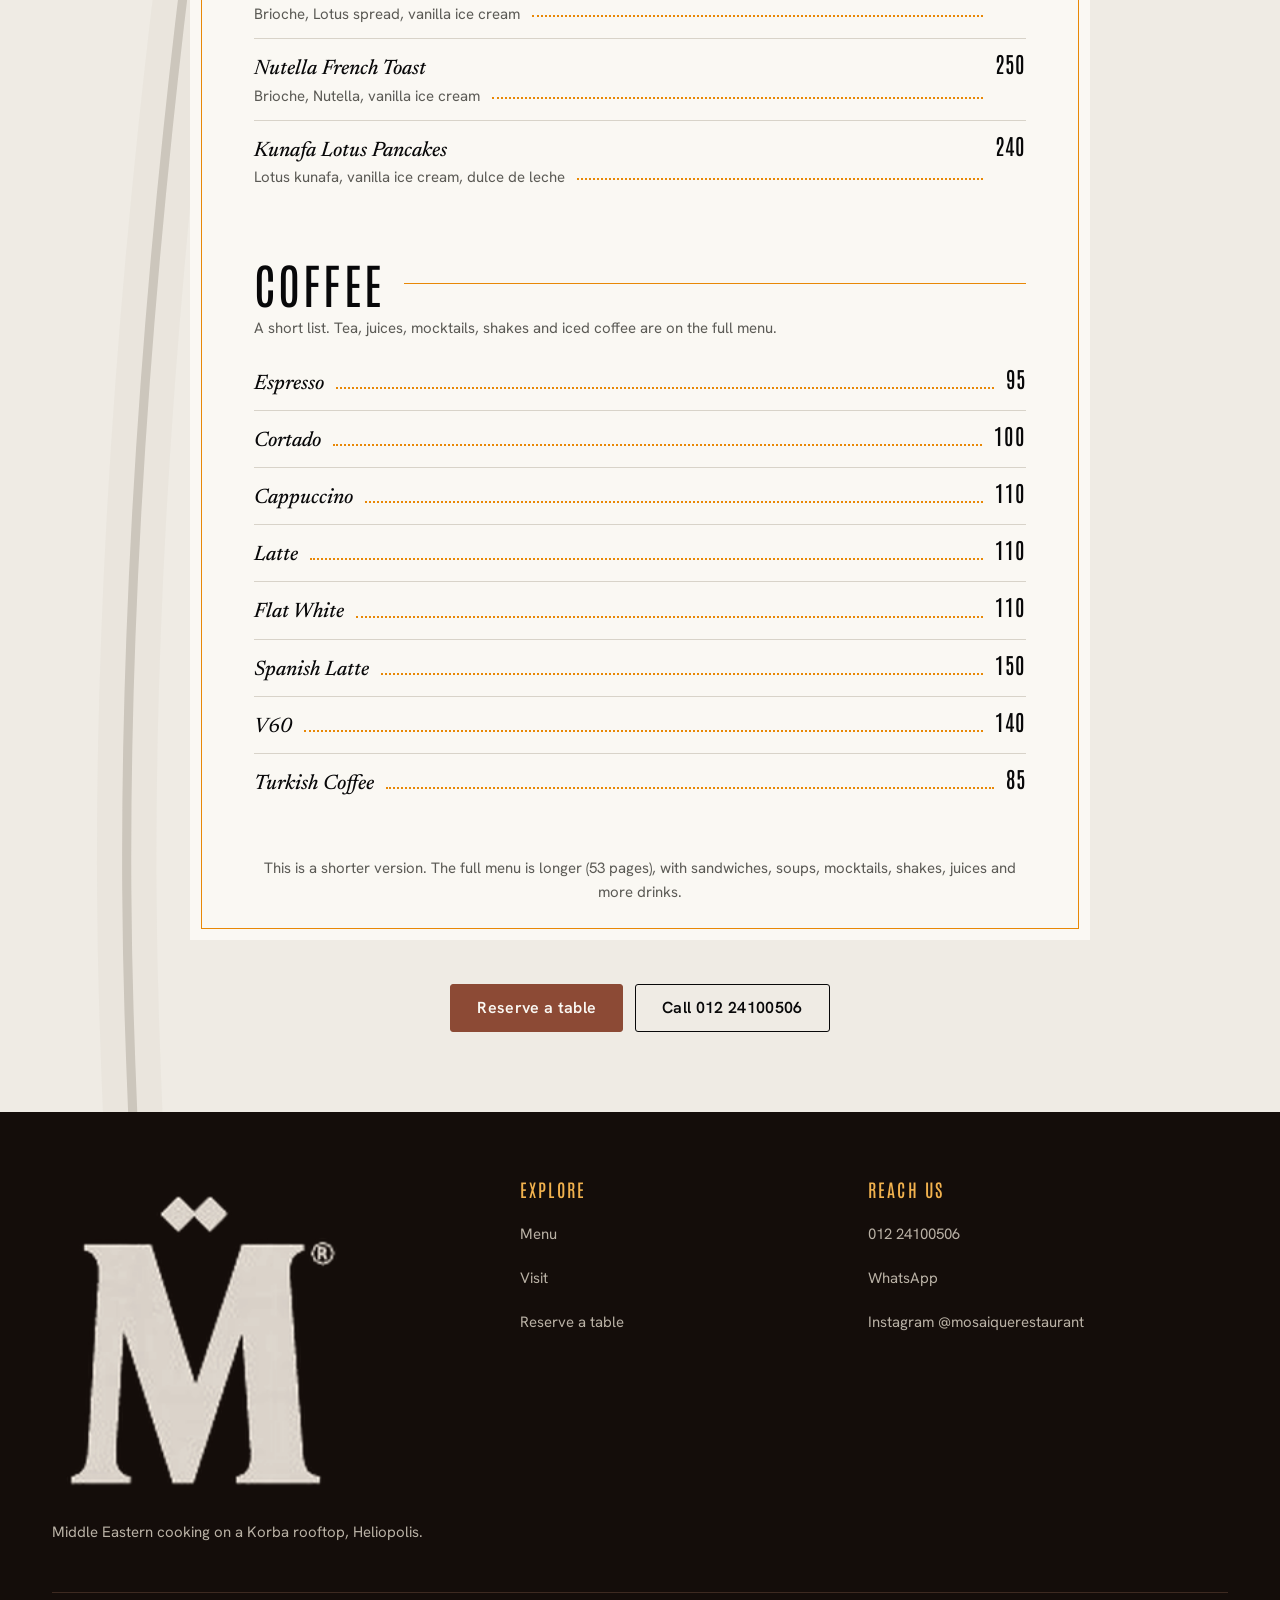
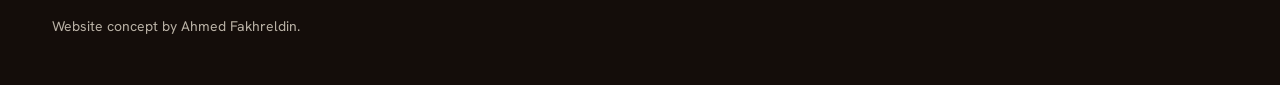
<file: menu.html>
<!doctype html>
<html lang="en"><head><meta charset="utf-8"><meta name="viewport" content="width=device-width,initial-scale=1">
<title>Menu | Mosaïque</title>
<meta name="description" content="The Mosaïque menu: breakfast, brunch, tablia sharing, mezze, grills, mains, desserts and coffee, with prices in EGP."><meta name="theme-color" content="#140D0A"><meta name="robots" content="noindex">
<meta property="og:title" content="Menu | Mosaïque"><meta property="og:description" content="The Mosaïque menu: breakfast, brunch, tablia sharing, mezze, grills, mains, desserts and coffee, with prices in EGP."><meta property="og:image" content="img/mosaique/full/08_DanBxMtqJHK.jpg">
<link rel="icon" type="image/png" href="img/mosaique/icon.png">
<script>document.documentElement.classList.add("js")</script>
<link rel="preload" href="fonts/6b497ad16e94.woff2" as="font" type="font/woff2" crossorigin><link rel="preload" href="fonts/60503460da53.woff2" as="font" type="font/woff2" crossorigin><link rel="preload" href="fonts/3dbee31a048d.woff2" as="font" type="font/woff2" crossorigin><link rel="preload" href="fonts/84f4aa1199c1.woff2" as="font" type="font/woff2" crossorigin><link rel="stylesheet" href="fonts.css"><style>html.fl body{opacity:0}body{transition:opacity .25s ease}</style><script>(function(d){var h=d.documentElement;h.classList.add("fl");function s(){h.classList.remove("fl")}if(d.fonts&&d.fonts.load){Promise.all([d.fonts.load("400 1em Antonio"),d.fonts.load("400 1em 'Hanken Grotesk'"),d.fonts.load("400 1em Newsreader")]).then(s,s)}else s();setTimeout(s,1200)})(document)</script><link rel="stylesheet" href="site.css"><style>#mql{display:none}html.mql #mql{display:block;position:fixed;inset:0;z-index:9999;background:#140D0A;cursor:pointer}html.mql body{overflow:hidden}</style><script>try{if(!sessionStorage.getItem("mq-intro")||/[?&]intro\b/.test(location.search))document.documentElement.classList.add("mql")}catch(e){}</script></head><body data-open="600" data-close="120" data-open-text="Open now, until 2 AM" data-closed-text="Closed now, opens at 10 AM" data-wa="201224100506"><div id="mql" aria-hidden="true"></div>
<a class="skip" href="#main">Skip to content</a><header class="hdr"><div class="wrap">
 <a class="brand" href="index.html" aria-label="Mosaïque, home"><img src="img/mosaique/mark-cream.png" alt="Mosaïque" width="37" height="40"></a>
 <nav class="nav" aria-label="Main"><a href="menu.html" aria-current="page">Menu</a><a href="visit.html">Visit</a><a href="index.html#reserve">Reserve</a></nav>
 <div class="hr"><button class="lang js-ar" type="button" aria-label="Switch to Arabic">EN | ع</button><a class="btn sm" href="index.html#reserve">Reserve a table</a></div>
 <button class="burger" type="button" aria-expanded="false" aria-controls="mnav" aria-label="Open menu"><i></i><i></i><i></i></button>
</div></header>
<nav class="mnav" id="mnav" aria-label="Menu"><a href="menu.html">Menu</a><a href="visit.html">Visit</a><a href="index.html#reserve">Reserve a table</a><a href="https://www.instagram.com/mosaiquerestaurant/" target="_blank" rel="noopener">Instagram</a>
 <a class="sub js-ar" href="#" onclick="return false">Arabic version coming soon</a></nav>
<main id="main" class="menupage"><svg class="marble" viewBox="0 0 1600 1400" preserveAspectRatio="xMidYMid slice" aria-hidden="true" focusable="false"><path d="M461.8,-20.0 Q496.4,132.1 519.8,204.8 Q543.2,277.5 595.5,325.8 Q647.8,374.1 715.5,419.0 Q783.1,464.0 849.7,492.0 Q916.3,520.1 981.6,567.5 Q1046.9,615.0 1078.7,692.3 Q1110.4,769.5 1153.0,820.8 Q1195.5,872.1 1264.5,918.2 Q1333.5,964.3 1393.6,1017.6 Q1453.7,1071.0 1496.6,1119.0" fill="none" stroke="#CBC5BA" stroke-width="12.1" stroke-opacity=".16" stroke-linecap="round"/><path d="M461.8,-20.0 Q496.4,132.1 519.8,204.8 Q543.2,277.5 595.5,325.8 Q647.8,374.1 715.5,419.0 Q783.1,464.0 849.7,492.0 Q916.3,520.1 981.6,567.5 Q1046.9,615.0 1078.7,692.3 Q1110.4,769.5 1153.0,820.8 Q1195.5,872.1 1264.5,918.2 Q1333.5,964.3 1393.6,1017.6 Q1453.7,1071.0 1496.6,1119.0" fill="none" stroke="#9D968A" stroke-width="1.35" stroke-opacity="0.37" stroke-linecap="round"/><path d="M443.2,-20.0 Q434.5,153.6 419.6,231.9 Q404.7,310.2 382.8,393.0 Q361.0,475.7 354.2,541.4 Q347.4,607.1 346.9,674.1 Q346.4,741.0 346.5,824.0 Q346.7,907.1 330.1,994.8 Q313.4,1082.5 308.4,1163.1 Q303.3,1243.6 294.0,1331.4 Q284.6,1419.1 249.1,1493.6 Q213.7,1568.0 202.8,1649.8" fill="none" stroke="#CBC5BA" stroke-width="23.9" stroke-opacity=".16" stroke-linecap="round"/><path d="M443.2,-20.0 Q434.5,153.6 419.6,231.9 Q404.7,310.2 382.8,393.0 Q361.0,475.7 354.2,541.4 Q347.4,607.1 346.9,674.1 Q346.4,741.0 346.5,824.0 Q346.7,907.1 330.1,994.8 Q313.4,1082.5 308.4,1163.1 Q303.3,1243.6 294.0,1331.4 Q284.6,1419.1 249.1,1493.6 Q213.7,1568.0 202.8,1649.8" fill="none" stroke="#9D968A" stroke-width="1.50" stroke-opacity="0.34" stroke-linecap="round"/><path d="M580.7,-20.0 Q609.0,112.8 638.1,189.6 Q667.3,266.5 716.2,320.9 Q765.2,375.3 794.7,443.3 Q824.1,511.4 864.4,591.1 Q904.7,670.8 915.9,745.1 Q927.0,819.3 952.0,908.2 Q976.9,997.1 1011.6,1057.2 Q1046.3,1117.2 1100.3,1177.3 Q1154.3,1237.4 1203.5,1283.6 Q1252.7,1329.9 1324.0,1378.8" fill="none" stroke="#CBC5BA" stroke-width="19.4" stroke-opacity=".16" stroke-linecap="round"/><path d="M580.7,-20.0 Q609.0,112.8 638.1,189.6 Q667.3,266.5 716.2,320.9 Q765.2,375.3 794.7,443.3 Q824.1,511.4 864.4,591.1 Q904.7,670.8 915.9,745.1 Q927.0,819.3 952.0,908.2 Q976.9,997.1 1011.6,1057.2 Q1046.3,1117.2 1100.3,1177.3 Q1154.3,1237.4 1203.5,1283.6 Q1252.7,1329.9 1324.0,1378.8" fill="none" stroke="#9D968A" stroke-width="1.17" stroke-opacity="0.42" stroke-linecap="round"/><path d="M1138.3,-20.0 Q1172.7,155.7 1169.7,230.3 Q1166.6,304.9 1189.1,366.9 Q1211.6,428.8 1250.8,484.7 Q1289.9,540.6 1332.0,587.7 Q1374.0,634.8 1428.8,675.9 Q1483.7,717.0 1574.0,744.9 Q1664.4,772.8 1732.1,797.8 Q1799.8,822.9 1862.7,853.3 Q1925.6,883.7 1985.8,934.9 Q2045.9,986.1 2106.7,1015.2" fill="none" stroke="#CBC5BA" stroke-width="13.0" stroke-opacity=".16" stroke-linecap="round"/><path d="M1138.3,-20.0 Q1172.7,155.7 1169.7,230.3 Q1166.6,304.9 1189.1,366.9 Q1211.6,428.8 1250.8,484.7 Q1289.9,540.6 1332.0,587.7 Q1374.0,634.8 1428.8,675.9 Q1483.7,717.0 1574.0,744.9 Q1664.4,772.8 1732.1,797.8 Q1799.8,822.9 1862.7,853.3 Q1925.6,883.7 1985.8,934.9 Q2045.9,986.1 2106.7,1015.2" fill="none" stroke="#9D968A" stroke-width="1.51" stroke-opacity="0.32" stroke-linecap="round"/><path d="M-115.7,-20.0 Q-182.9,117.5 -195.9,209.0 Q-208.9,300.5 -246.5,364.4 Q-284.1,428.2 -306.5,509.7 Q-329.0,591.2 -361.4,659.1 Q-393.8,727.0 -407.5,818.8 Q-421.3,910.7 -459.0,990.9 Q-496.8,1071.1 -536.7,1135.9 Q-576.7,1200.6 -606.4,1256.4 Q-636.1,1312.1 -658.8,1391.6 Q-681.6,1471.1 -730.8,1542.9" fill="none" stroke="#CBC5BA" stroke-width="23.8" stroke-opacity=".16" stroke-linecap="round"/><path d="M-115.7,-20.0 Q-182.9,117.5 -195.9,209.0 Q-208.9,300.5 -246.5,364.4 Q-284.1,428.2 -306.5,509.7 Q-329.0,591.2 -361.4,659.1 Q-393.8,727.0 -407.5,818.8 Q-421.3,910.7 -459.0,990.9 Q-496.8,1071.1 -536.7,1135.9 Q-576.7,1200.6 -606.4,1256.4 Q-636.1,1312.1 -658.8,1391.6 Q-681.6,1471.1 -730.8,1542.9" fill="none" stroke="#9D968A" stroke-width="1.65" stroke-opacity="0.36" stroke-linecap="round"/><path d="M263.3,-20.0 Q334.4,120.8 355.7,196.0 Q377.0,271.1 387.3,335.6 Q397.6,400.1 396.5,486.6 Q395.3,573.2 379.2,639.6 Q363.0,706.0 332.2,785.5 Q301.5,865.0 246.9,918.1 Q192.3,971.2 111.0,1000.7 Q29.6,1030.1 -20.9,1090.7 Q-71.4,1151.3 -131.0,1193.6 Q-190.5,1235.9 -273.0,1261.0" fill="none" stroke="#CBC5BA" stroke-width="17.2" stroke-opacity=".16" stroke-linecap="round"/><path d="M263.3,-20.0 Q334.4,120.8 355.7,196.0 Q377.0,271.1 387.3,335.6 Q397.6,400.1 396.5,486.6 Q395.3,573.2 379.2,639.6 Q363.0,706.0 332.2,785.5 Q301.5,865.0 246.9,918.1 Q192.3,971.2 111.0,1000.7 Q29.6,1030.1 -20.9,1090.7 Q-71.4,1151.3 -131.0,1193.6 Q-190.5,1235.9 -273.0,1261.0" fill="none" stroke="#9D968A" stroke-width="0.74" stroke-opacity="0.28" stroke-linecap="round"/><path d="M1704.1,-20.0 Q1667.9,128.9 1625.4,190.3 Q1582.9,251.7 1562.6,318.7 Q1542.4,385.7 1517.9,456.5 Q1493.5,527.4 1487.3,600.5 Q1481.0,673.5 1478.3,763.8 Q1475.5,854.2 1478.3,932.0 Q1481.0,1009.8 1481.4,1072.6 Q1481.7,1135.4 1485.1,1197.6 Q1488.5,1259.9 1476.3,1335.6 Q1464.1,1411.4 1435.4,1479.4" fill="none" stroke="#CBC5BA" stroke-width="16.8" stroke-opacity=".16" stroke-linecap="round"/><path d="M1704.1,-20.0 Q1667.9,128.9 1625.4,190.3 Q1582.9,251.7 1562.6,318.7 Q1542.4,385.7 1517.9,456.5 Q1493.5,527.4 1487.3,600.5 Q1481.0,673.5 1478.3,763.8 Q1475.5,854.2 1478.3,932.0 Q1481.0,1009.8 1481.4,1072.6 Q1481.7,1135.4 1485.1,1197.6 Q1488.5,1259.9 1476.3,1335.6 Q1464.1,1411.4 1435.4,1479.4" fill="none" stroke="#9D968A" stroke-width="1.21" stroke-opacity="0.45" stroke-linecap="round"/><path d="M43.7,-20.0 Q61.9,151.2 71.9,236.4 Q81.9,321.7 66.5,401.4 Q51.1,481.2 34.9,563.3 Q18.7,645.4 5.3,721.5 Q-8.2,797.6 -50.9,876.2 Q-93.6,954.8 -147.1,1008.3 Q-200.7,1061.8 -288.1,1087.7 Q-375.5,1113.6 -436.9,1154.5 Q-498.3,1195.4 -539.5,1259.6 Q-580.8,1323.9 -657.0,1365.4" fill="none" stroke="#CBC5BA" stroke-width="19.7" stroke-opacity=".16" stroke-linecap="round"/><path d="M43.7,-20.0 Q61.9,151.2 71.9,236.4 Q81.9,321.7 66.5,401.4 Q51.1,481.2 34.9,563.3 Q18.7,645.4 5.3,721.5 Q-8.2,797.6 -50.9,876.2 Q-93.6,954.8 -147.1,1008.3 Q-200.7,1061.8 -288.1,1087.7 Q-375.5,1113.6 -436.9,1154.5 Q-498.3,1195.4 -539.5,1259.6 Q-580.8,1323.9 -657.0,1365.4" fill="none" stroke="#9D968A" stroke-width="1.33" stroke-opacity="0.31" stroke-linecap="round"/><path d="M1535.0,-20.0 Q1476.1,122.5 1447.2,206.9 Q1418.3,291.3 1415.6,369.5 Q1412.8,447.7 1419.0,519.6 Q1425.1,591.5 1420.0,670.7 Q1415.0,749.9 1412.7,822.3 Q1410.5,894.8 1399.9,958.5 Q1389.2,1022.2 1344.8,1103.4 Q1300.5,1184.6 1286.2,1246.8 Q1271.9,1309.0 1242.9,1369.8 Q1213.9,1430.6 1180.3,1512.9" fill="none" stroke="#CBC5BA" stroke-width="12.9" stroke-opacity=".16" stroke-linecap="round"/><path d="M1535.0,-20.0 Q1476.1,122.5 1447.2,206.9 Q1418.3,291.3 1415.6,369.5 Q1412.8,447.7 1419.0,519.6 Q1425.1,591.5 1420.0,670.7 Q1415.0,749.9 1412.7,822.3 Q1410.5,894.8 1399.9,958.5 Q1389.2,1022.2 1344.8,1103.4 Q1300.5,1184.6 1286.2,1246.8 Q1271.9,1309.0 1242.9,1369.8 Q1213.9,1430.6 1180.3,1512.9" fill="none" stroke="#9D968A" stroke-width="0.76" stroke-opacity="0.48" stroke-linecap="round"/><path d="M935.5,-20.0 Q947.3,146.6 956.9,237.0 Q966.5,327.4 970.9,392.1 Q975.2,456.9 960.7,543.7 Q946.3,630.6 932.1,708.6 Q917.9,786.6 882.2,844.3 Q846.5,902.0 810.1,958.4 Q773.7,1014.9 756.1,1080.8 Q738.6,1146.7 728.7,1231.8 Q718.8,1316.9 720.9,1384.6 Q723.0,1452.3 731.9,1521.6" fill="none" stroke="#CBC5BA" stroke-width="9.2" stroke-opacity=".16" stroke-linecap="round"/><path d="M935.5,-20.0 Q947.3,146.6 956.9,237.0 Q966.5,327.4 970.9,392.1 Q975.2,456.9 960.7,543.7 Q946.3,630.6 932.1,708.6 Q917.9,786.6 882.2,844.3 Q846.5,902.0 810.1,958.4 Q773.7,1014.9 756.1,1080.8 Q738.6,1146.7 728.7,1231.8 Q718.8,1316.9 720.9,1384.6 Q723.0,1452.3 731.9,1521.6" fill="none" stroke="#9D968A" stroke-width="1.41" stroke-opacity="0.40" stroke-linecap="round"/><path d="M203.8,-20.0 Q164.2,147.4 144.0,232.9 Q123.7,318.3 109.9,400.7 Q96.1,483.1 57.4,558.9 Q18.8,634.6 -36.8,692.1 Q-92.3,749.7 -127.5,805.2 Q-162.6,860.7 -185.3,928.6 Q-207.9,996.6 -207.6,1085.0 Q-207.3,1173.4 -231.5,1241.7 Q-255.6,1310.0 -261.6,1386.2 Q-267.6,1462.5 -253.4,1531.8" fill="none" stroke="#CBC5BA" stroke-width="23.4" stroke-opacity=".16" stroke-linecap="round"/><path d="M203.8,-20.0 Q164.2,147.4 144.0,232.9 Q123.7,318.3 109.9,400.7 Q96.1,483.1 57.4,558.9 Q18.8,634.6 -36.8,692.1 Q-92.3,749.7 -127.5,805.2 Q-162.6,860.7 -185.3,928.6 Q-207.9,996.6 -207.6,1085.0 Q-207.3,1173.4 -231.5,1241.7 Q-255.6,1310.0 -261.6,1386.2 Q-267.6,1462.5 -253.4,1531.8" fill="none" stroke="#9D968A" stroke-width="1.67" stroke-opacity="0.40" stroke-linecap="round"/></svg>
<header class="mban"><div class="mbg"><img src="img/mosaique/full/08_DanBxMtqJHK.jpg" alt="" width="1279" height="1600" fetchpriority="high" style="object-position:50% 45%"></div>
 <div class="wrap">
  <h1>The menu</h1>
  <p class="mnote">Prices in EGP. 12% service and 14% VAT not included.</p>
 </div></header>
<div class="wrap mfavs"><div class="favs"><article class="fav"><div class="im"><img src="img/mosaique/dishes/avocado.jpg" alt="Avocado Toast" width="600" height="400"></div><h3>Avocado Toast</h3><p>Sourdough, guacamole, tomato, fresh mozzarella, basil, molasses</p><b>220</b></article><article class="fav"><div class="im"><img src="img/mosaique/dishes/shakshuka.jpg" alt="Sausage Shakshuka" width="600" height="400"></div><h3>Sausage Shakshuka</h3><p>Tomato dip, fried potatoes, fried eggs, grilled sausage, cottage cheese, parmesan</p><b>240</b></article><article class="fav"><div class="im"><img src="img/mosaique/dishes/umali.jpg" alt="Um Ali" width="600" height="400"></div><h3>Um Ali</h3><p>The classic Egyptian pudding</p><b>180</b></article><article class="fav"><div class="im"><img src="img/mosaique/dishes/mezze.jpg" alt="Mezze Tablia" width="600" height="400"></div><h3>Mezze Tablia</h3><p>Beetroot mutabal, hummus avocado, labneh pistachio, muhammara, fries, baba ghanoush, pita</p><b>430</b></article></div></div>
<div class="chips js-jump"><div class="wrap"><a class="chip" href="#breakfast">Breakfast</a><a class="chip" href="#brunch">Brunch favorites</a><a class="chip" href="#tablia">Tablia sharing</a><a class="chip" href="#cold">Cold mezze</a><a class="chip" href="#hot">Hot mezze</a><a class="chip" href="#appetizers">Appetizers</a><a class="chip" href="#salads">Salads</a><a class="chip" href="#grills">Grills</a><a class="chip" href="#mains">Mains</a><a class="chip" href="#desserts">Desserts</a><a class="chip" href="#coffee">Coffee</a></div></div>
<div class="wrap"><div class="mcard"><section class="msec" id="breakfast"><h2>Breakfast</h2><p class="snote">Served with freshly baked pita. Scrambled Deluxe extras: cheese +40, mushroom +50, pastrami +60, mixed veggies +60.</p><ul class="mlist"><li class="mi"><span class="it"><i>Foul with hummus</i><small>With pita baked fresh</small></span><span class="dots"></span><span class="pr">120</span></li><li class="mi"><span class="it"><i>Foul Alexandrian</i></span><span class="dots"></span><span class="pr">90</span></li><li class="mi"><span class="it"><i>Foul with samna</i></span><span class="dots"></span><span class="pr">105</span></li><li class="mi"><span class="it"><i>Foul with olive oil</i></span><span class="dots"></span><span class="pr">90</span></li><li class="mi"><span class="it"><i>Foul with preserved lemon</i></span><span class="dots"></span><span class="pr">90</span></li><li class="mi"><span class="it"><i>Falafel, plain</i><small>Four pieces</small></span><span class="dots"></span><span class="pr">80</span></li><li class="mi"><span class="it"><i>Falafel, harissa</i><small>Four pieces</small></span><span class="dots"></span><span class="pr">90</span></li><li class="mi"><span class="it"><i>Falafel, makdous</i><small>Four pieces</small></span><span class="dots"></span><span class="pr">90</span></li><li class="mi"><span class="it"><i>Falafel, dukka</i><small>Four pieces</small></span><span class="dots"></span><span class="pr">120</span></li><li class="mi"><span class="it"><i>Falafel, kiri cheese</i><small>Four pieces</small></span><span class="dots"></span><span class="pr">90</span></li><li class="mi"><span class="it"><i>Foul Tablia</i><small>For two: cheese omelet, Alexandrian foul, falafel, tomato cheese, tahini, homemade fries</small></span><span class="dots"></span><span class="pr">490</span></li><li class="mi"><span class="it"><i>Sausage Shakshuka</i><small>Tomato dip, fried potatoes, fried eggs, grilled sausage, cottage cheese, parmesan</small></span><span class="dots"></span><span class="pr">240</span></li><li class="mi"><span class="it"><i>Scrambled Deluxe</i><small>Scrambled eggs on toasted sourdough, potato cubes, mixed salad</small></span><span class="dots"></span><span class="pr">170</span></li><li class="mi"><span class="it"><i>Pesto Benedict</i><small>Pita, pesto cream, pickled onions, poached eggs, cheese sauce</small></span><span class="dots"></span><span class="pr">240</span></li><li class="mi"><span class="it"><i>Hummus Benedict</i><small>Pita, beetroot hummus, rocca, poached eggs, tahini, dukka</small></span><span class="dots"></span><span class="pr">210</span></li><li class="mi"><span class="it"><i>Pastrami Mushroom Omelet</i><small>White cheddar, pastrami, grilled mushrooms, spinach, parmesan</small></span><span class="dots"></span><span class="pr">240</span></li><li class="mi"><span class="it"><i>Cheese Omelet</i><small>Folded omelet with melted cheese</small></span><span class="dots"></span><span class="pr">190</span></li><li class="mi"><span class="it"><i>Turkish Eggs</i><small>Poached eggs over garlicky yogurt, paprika oil</small></span><span class="dots"></span><span class="pr">170</span></li><li class="mi"><span class="it"><i>Meshaltet Tablia</i><small>For two: feteer meshaltet with molasses, tahini, honey, ashta, aged cheese</small></span><span class="dots"></span><span class="pr">460</span></li></ul></section><section class="msec" id="brunch"><h2>Brunch favorites</h2><ul class="mlist"><li class="mi"><span class="it"><i>Hummus Halloumi Toast</i><small>Sourdough, beetroot hummus, rocca, tomato, grilled halloumi, pomegranate</small></span><span class="dots"></span><span class="pr">195</span></li><li class="mi"><span class="it"><i>Avocado Toast</i><small>Sourdough, guacamole, tomato, fresh mozzarella, basil, molasses</small></span><span class="dots"></span><span class="pr">220</span></li><li class="mi"><span class="it"><i>Turkey Deluxe Sandwich</i><small>Smoked turkey, cream cheese, cheddar, arugula, pepper jam, fries</small></span><span class="dots"></span><span class="pr">240</span></li><li class="mi"><span class="it"><i>Chicken Pesto Sandwich</i><small>Grilled chicken, pesto and avocado spread, cheddar, fries</small></span><span class="dots"></span><span class="pr">240</span></li><li class="mi"><span class="it"><i>Double Deli Sandwich</i><small>Smoked turkey, grilled chicken, caramelized onions, cheddar, fries</small></span><span class="dots"></span><span class="pr">260</span></li></ul></section><section class="msec" id="tablia"><h2>Tablia sharing</h2><ul class="mlist"><li class="mi"><span class="it"><i>Mezze Tablia</i><small>Beetroot mutabal, hummus avocado, labneh pistachio, muhammara, fries, baba ghanoush, pita</small></span><span class="dots"></span><span class="pr">430</span></li><li class="mi"><span class="it"><i>Fornah Tablia</i><small>Zaatar, lahm, spinach and cheese fatayer, sour cream, pomegranate molasses</small></span><span class="dots"></span><span class="pr">430</span></li><li class="mi"><span class="it"><i>All-in-One Tablia</i><small>Grape leaves, chicken skewers, cheese spring rolls, fried kibbeh, halloumi, sambousak, three dips</small></span><span class="dots"></span><span class="pr">560</span></li></ul></section><section class="msec" id="cold"><h2>Cold mezze</h2><ul class="mlist"><li class="mi"><span class="it"><i>Tomato Cheese</i></span><span class="dots"></span><span class="pr">100</span></li><li class="mi"><span class="it"><i>Hummus</i></span><span class="dots"></span><span class="pr">140</span></li><li class="mi"><span class="it"><i>Hummus Shawerma</i></span><span class="dots"></span><span class="pr">290</span></li><li class="mi"><span class="it"><i>Muhammara</i></span><span class="dots"></span><span class="pr">155</span></li><li class="mi"><span class="it"><i>Baba Ghanoush</i></span><span class="dots"></span><span class="pr">65</span></li><li class="mi"><span class="it"><i>Thomeya</i></span><span class="dots"></span><span class="pr">65</span></li><li class="mi"><span class="it"><i>Tahini</i></span><span class="dots"></span><span class="pr">65</span></li><li class="mi"><span class="it"><i>Grape Leaves</i></span><span class="dots"></span><span class="pr">210</span></li></ul></section><section class="msec" id="hot"><h2>Hot mezze</h2><ul class="mlist"><li class="mi"><span class="it"><i>Batata Harrah</i></span><span class="dots"></span><span class="pr">120</span></li><li class="mi"><span class="it"><i>Pomegranate Sausage</i></span><span class="dots"></span><span class="pr">220</span></li><li class="mi"><span class="it"><i>Lebanese Kibbeh</i></span><span class="dots"></span><span class="pr">210</span></li><li class="mi"><span class="it"><i>Homemade French Fries</i></span><span class="dots"></span><span class="pr">90</span></li><li class="mi"><span class="it"><i>Grilled Halloumi</i></span><span class="dots"></span><span class="pr">160</span></li></ul></section><section class="msec" id="appetizers"><h2>Appetizers</h2><ul class="mlist"><li class="mi"><span class="it"><i>Chicken Quesadilla</i><small>Seasoned chicken, cheddar, mozzarella, pico de gallo, sour cream</small></span><span class="dots"></span><span class="pr">310</span></li><li class="mi"><span class="it"><i>Musakhan Rolls</i><small>Palestinian-style chicken, caramelized onion, walnuts, cheese, tahini ranch</small></span><span class="dots"></span><span class="pr">240</span></li><li class="mi"><span class="it"><i>Chicken Croquettes</i><small>Roasted chicken and bechamel, pesto mayo dip</small></span><span class="dots"></span><span class="pr">215</span></li></ul></section><section class="msec" id="salads"><h2>Salads</h2><ul class="mlist"><li class="mi"><span class="it"><i>Halloumi Pecan Salad</i><small>Mixed lettuce, rocca, grilled halloumi, roasted carrots, pecans, pomegranate</small></span><span class="dots"></span><span class="pr">270</span></li><li class="mi"><span class="it"><i>Fattoush Salad</i><small>Cucumber, tomato, radish, lettuce, peppers, pita, fattoush dressing</small></span><span class="dots"></span><span class="pr">180</span></li><li class="mi"><span class="it"><i>Tabouleh and Quinoa Salad</i><small>Parsley, red onion, quinoa, tomato, mint</small></span><span class="dots"></span><span class="pr">200</span></li><li class="mi"><span class="it"><i>Grilled Chicken Salad</i><small>Mixed lettuce, red cabbage, radish, carrots, grilled chicken, lime dressing</small></span><span class="dots"></span><span class="pr">240</span></li></ul></section><section class="msec" id="grills"><h2>Grills</h2><ul class="mlist"><li class="mi"><span class="it"><i>Mix Grill</i><small>Kofta, kebab and chicken skewers on pita, harissa onions, tahini, homemade fries</small></span><span class="dots"></span><span class="pr">650</span></li><li class="mi"><span class="it"><i>Kofta Grill</i><small>Grilled kofta on tomato pita, pickled onion, tahini, fries</small></span><span class="dots"></span><span class="pr">420</span></li><li class="mi"><span class="it"><i>Chicken Kebab</i><small>Chicken skewers on pita, harissa onions, sumac, tehina, fries</small></span><span class="dots"></span><span class="pr">350</span></li><li class="mi"><span class="it"><i>Grilled Chicken Breast</i><small>Gravy sauce, roasted potatoes, sauteed vegetables</small></span><span class="dots"></span><span class="pr">370</span></li><li class="mi"><span class="it"><i>Mesahab Chicken</i><small>Grilled boneless half chicken, fries, garlic thomeya</small></span><span class="dots"></span><span class="pr">420</span></li></ul></section><section class="msec" id="mains"><h2>Mains</h2><ul class="mlist"><li class="mi"><span class="it"><i>Yogurt Fattah</i><small>Rice, yogurt tahini, crusty bread, fried olives, grilled chicken, pomegranate</small></span><span class="dots"></span><span class="pr">350</span></li><li class="mi"><span class="it"><i>Chicken Milanese</i><small>Fried chicken breast, smoked turkey, mushrooms, fettuccine Alfredo</small></span><span class="dots"></span><span class="pr">395</span></li><li class="mi"><span class="it"><i>Chicken Parmesan</i><small>Crispy chicken, tomato sauce, mozzarella, parmesan, spaghetti</small></span><span class="dots"></span><span class="pr">385</span></li><li class="mi"><span class="it"><i>Creamy Chicken Pasta</i><small>Fettuccine, grilled chicken, mushrooms, Alfredo sauce</small></span><span class="dots"></span><span class="pr">320</span></li><li class="mi"><span class="it"><i>Spaghetti Bolognese</i><small>Minced beef sauce, parmesan</small></span><span class="dots"></span><span class="pr">280</span></li><li class="mi"><span class="it"><i>Moussaka bel Lahmah</i><small>Fried eggplant, tomato beef sauce, aged Egyptian cheese</small></span><span class="dots"></span><span class="pr">280</span></li><li class="mi"><span class="it"><i>Fillet Mignon</i><small>Mushroom and demi-glace sauce, mashed potatoes, sauteed vegetables</small></span><span class="dots"></span><span class="pr">710</span></li><li class="mi"><span class="it"><i>One Pot Kebab</i><small>Slow-cooked beef, caramelized onion, rice</small></span><span class="dots"></span><span class="pr">550</span></li><li class="mi"><span class="it"><i>Coriander Lemon Salmon</i><small>Grilled salmon, roasted coriander and lemon, mashed potatoes</small></span><span class="dots"></span><span class="pr">660</span></li><li class="mi"><span class="it"><i>Orzo Lamb Shank</i><small>Slow-cooked lamb shank on orzo, gravy, pistachio, roasted cherry tomatoes</small></span><span class="dots"></span><span class="pr">920</span></li></ul></section><section class="msec" id="desserts"><h2>Desserts</h2><ul class="mlist"><li class="mi"><span class="it"><i>Baklava Cheese Cake</i><small>Cheesecake with baklava mixture, roasted pistachios</small></span><span class="dots"></span><span class="pr">240</span></li><li class="mi"><span class="it"><i>Pecan Tart</i><small>Pecan salted caramel cake, biscuit base</small></span><span class="dots"></span><span class="pr">240</span></li><li class="mi"><span class="it"><i>Fudge Brownie</i><small>Salted caramel sauce, vanilla ice cream</small></span><span class="dots"></span><span class="pr">185</span></li><li class="mi"><span class="it"><i>Cookie Dough</i><small>Baked cookie dough, Nutella sauce, vanilla ice cream</small></span><span class="dots"></span><span class="pr">240</span></li><li class="mi"><span class="it"><i>Tea Milk Cake</i><small>Whipped cream, dulce de leche</small></span><span class="dots"></span><span class="pr">230</span></li><li class="mi"><span class="it"><i>Ice Cream Bowl</i><small>Three scoops: vanilla, chocolate, mango</small></span><span class="dots"></span><span class="pr">170</span></li><li class="mi"><span class="it"><i>Um Ali</i><small>The classic Egyptian pudding</small></span><span class="dots"></span><span class="pr">180</span></li><li class="mi"><span class="it"><i>Apple Tart</i><small>Served warm with vanilla ice cream</small></span><span class="dots"></span><span class="pr">185</span></li><li class="mi"><span class="it"><i>Lotus French Toast</i><small>Brioche, Lotus spread, vanilla ice cream</small></span><span class="dots"></span><span class="pr">230</span></li><li class="mi"><span class="it"><i>Nutella French Toast</i><small>Brioche, Nutella, vanilla ice cream</small></span><span class="dots"></span><span class="pr">250</span></li><li class="mi"><span class="it"><i>Kunafa Lotus Pancakes</i><small>Lotus kunafa, vanilla ice cream, dulce de leche</small></span><span class="dots"></span><span class="pr">240</span></li></ul></section><section class="msec" id="coffee"><h2>Coffee</h2><p class="snote">A short list. Tea, juices, mocktails, shakes and iced coffee are on the full menu.</p><ul class="mlist"><li class="mi"><span class="it"><i>Espresso</i></span><span class="dots"></span><span class="pr">95</span></li><li class="mi"><span class="it"><i>Cortado</i></span><span class="dots"></span><span class="pr">100</span></li><li class="mi"><span class="it"><i>Cappuccino</i></span><span class="dots"></span><span class="pr">110</span></li><li class="mi"><span class="it"><i>Latte</i></span><span class="dots"></span><span class="pr">110</span></li><li class="mi"><span class="it"><i>Flat White</i></span><span class="dots"></span><span class="pr">110</span></li><li class="mi"><span class="it"><i>Spanish Latte</i></span><span class="dots"></span><span class="pr">150</span></li><li class="mi"><span class="it"><i>V60</i></span><span class="dots"></span><span class="pr">140</span></li><li class="mi"><span class="it"><i>Turkish Coffee</i></span><span class="dots"></span><span class="pr">85</span></li></ul></section>
 <p class="mfoot">This is a shorter version. The full menu is longer (53 pages), with sandwiches, soups, mocktails, shakes, juices and more drinks.</p></div></div>
<div class="wrap mcta"><a class="btn" href="index.html#reserve">Reserve a table</a><a class="btn ghost" href="tel:+201224100506">Call 012 24100506</a></div>
</main><footer class="ftr"><div class="wrap">
 <div><img src="img/mosaique/logo-cream.png" alt="Mosaïque, Korba" width="112" height="120"><p style="margin-top:18px">Middle Eastern cooking on a Korba rooftop, Heliopolis.</p></div>
 <div><h4>Explore</h4><ul><li><a href="menu.html">Menu</a></li><li><a href="visit.html">Visit</a></li><li><a href="index.html#reserve">Reserve a table</a></li></ul></div>
 <div><h4>Reach us</h4><ul><li><a href="tel:+201224100506">012 24100506</a></li><li><a href="https://wa.me/201224100506" target="_blank" rel="noopener">WhatsApp</a></li><li><a href="https://www.instagram.com/mosaiquerestaurant/" target="_blank" rel="noopener">Instagram @mosaiquerestaurant</a></li></ul></div>
 <p class="fine">Website concept by Ahmed Fakhreldin.</p>
</div></footer><nav class="mbar" aria-label="Quick actions"><a class="main" href="index.html#reserve">Reserve</a><a href="https://www.google.com/maps/search/?api=1&query=Mosaique+Restaurant+21+El+Ahram+St+Korba+Heliopolis" target="_blank" rel="noopener">Directions</a><a href="tel:+201224100506">Call</a></nav><div class="toast" role="status" aria-live="polite">The Arabic version is coming soon.</div><script src="app.js?v=3"></script><script src="mosaic-loader.js?v=3" async></script></body></html>
</file>
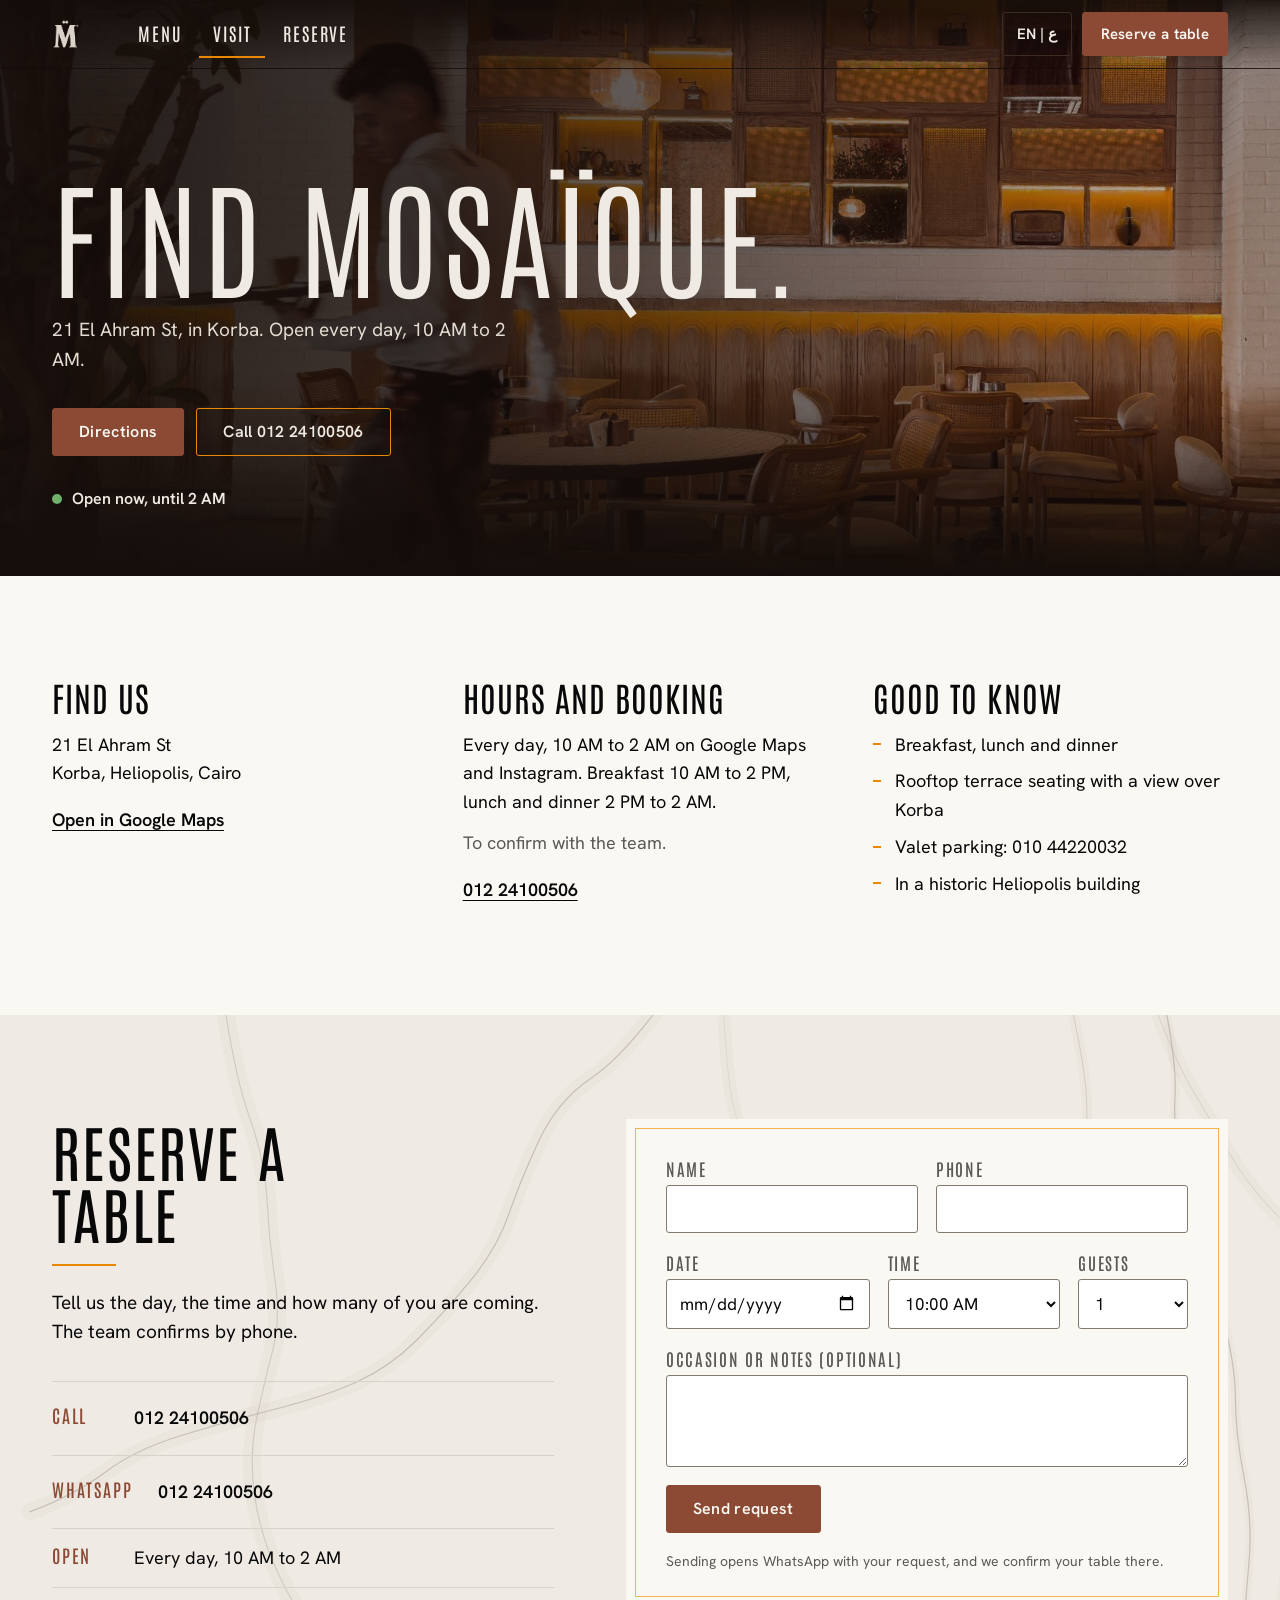
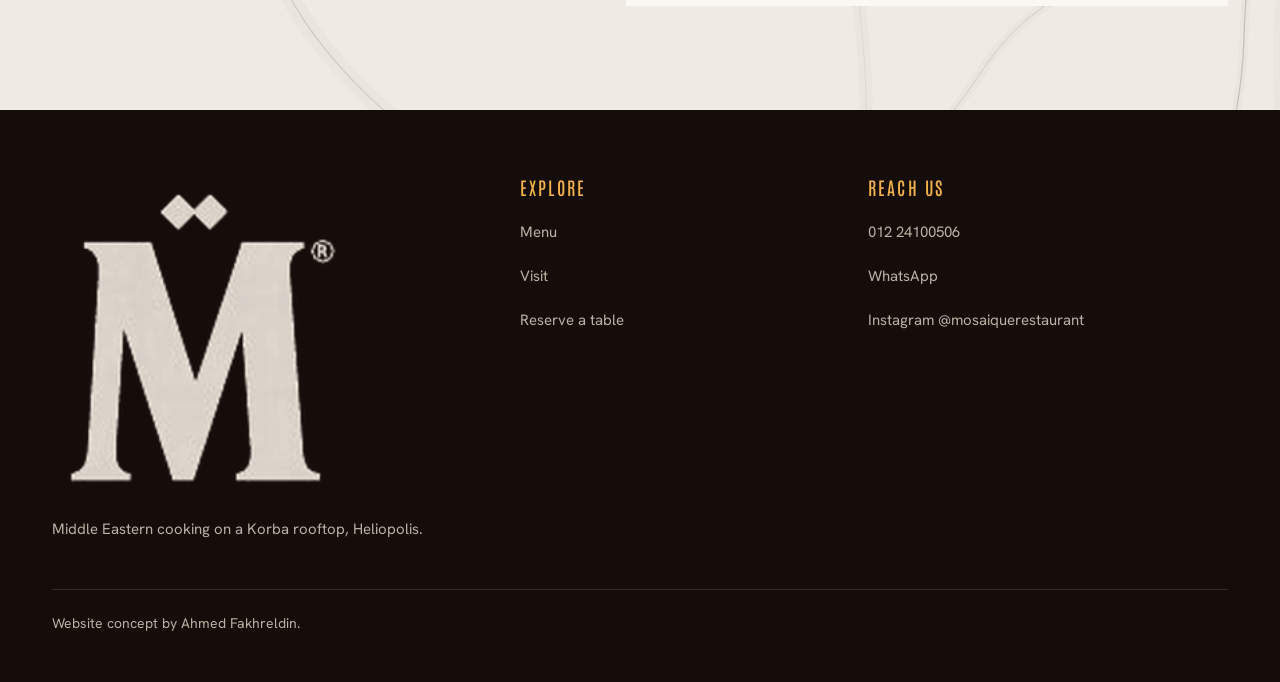
<file: visit.html>
<!doctype html>
<html lang="en"><head><meta charset="utf-8"><meta name="viewport" content="width=device-width,initial-scale=1">
<title>Visit | Mosaïque</title>
<meta name="description" content="Where to find Mosaïque in Korba, Heliopolis: address, hours, phone, directions and how to reserve."><meta name="theme-color" content="#140D0A"><meta name="robots" content="noindex">
<meta property="og:title" content="Visit | Mosaïque"><meta property="og:description" content="Where to find Mosaïque in Korba, Heliopolis: address, hours, phone, directions and how to reserve."><meta property="og:image" content="img/mosaique/full/04_DbGhdYnPb1Q.jpg">
<link rel="icon" type="image/png" href="img/mosaique/icon.png">
<script>document.documentElement.classList.add("js")</script>
<link rel="preload" href="fonts/6b497ad16e94.woff2" as="font" type="font/woff2" crossorigin><link rel="preload" href="fonts/60503460da53.woff2" as="font" type="font/woff2" crossorigin><link rel="preload" href="fonts/3dbee31a048d.woff2" as="font" type="font/woff2" crossorigin><link rel="preload" href="fonts/84f4aa1199c1.woff2" as="font" type="font/woff2" crossorigin><link rel="stylesheet" href="fonts.css"><style>html.fl body{opacity:0}body{transition:opacity .25s ease}</style><script>(function(d){var h=d.documentElement;h.classList.add("fl");function s(){h.classList.remove("fl")}if(d.fonts&&d.fonts.load){Promise.all([d.fonts.load("400 1em Antonio"),d.fonts.load("400 1em 'Hanken Grotesk'"),d.fonts.load("400 1em Newsreader")]).then(s,s)}else s();setTimeout(s,1200)})(document)</script><link rel="stylesheet" href="site.css"><style>#mql{display:none}html.mql #mql{display:block;position:fixed;inset:0;z-index:9999;background:#140D0A;cursor:pointer}html.mql body{overflow:hidden}</style><script>try{if(!sessionStorage.getItem("mq-intro")||/[?&]intro\b/.test(location.search))document.documentElement.classList.add("mql")}catch(e){}</script></head><body data-open="600" data-close="120" data-open-text="Open now, until 2 AM" data-closed-text="Closed now, opens at 10 AM" data-wa="201224100506"><div id="mql" aria-hidden="true"></div>
<a class="skip" href="#main">Skip to content</a><header class="hdr hdr--over"><div class="wrap">
 <a class="brand" href="index.html" aria-label="Mosaïque, home"><img src="img/mosaique/mark-cream.png" alt="Mosaïque" width="37" height="40"></a>
 <nav class="nav" aria-label="Main"><a href="menu.html">Menu</a><a href="visit.html" aria-current="page">Visit</a><a href="index.html#reserve">Reserve</a></nav>
 <div class="hr"><button class="lang js-ar" type="button" aria-label="Switch to Arabic">EN | ع</button><a class="btn sm" href="index.html#reserve">Reserve a table</a></div>
 <button class="burger" type="button" aria-expanded="false" aria-controls="mnav" aria-label="Open menu"><i></i><i></i><i></i></button>
</div></header>
<nav class="mnav" id="mnav" aria-label="Menu"><a href="menu.html">Menu</a><a href="visit.html">Visit</a><a href="index.html#reserve">Reserve a table</a><a href="https://www.instagram.com/mosaiquerestaurant/" target="_blank" rel="noopener">Instagram</a>
 <a class="sub js-ar" href="#" onclick="return false">Arabic version coming soon</a></nav>
<main id="main">
<section class="vhero"><div class="vbg"><img src="img/mosaique/full/04_DbGhdYnPb1Q.jpg" alt="" width="1600" height="1200" fetchpriority="high" style="object-position:50% 40%"></div><div class="wrap">
 <div class="copy">
  <h1>Find Mosaïque.</h1>
  <p class="lead">21 El Ahram St, in Korba. Open every day, 10 AM to 2 AM.</p>
  <div class="cta"><a class="btn" href="https://www.google.com/maps/search/?api=1&query=Mosaique+Restaurant+21+El+Ahram+St+Korba+Heliopolis" target="_blank" rel="noopener">Directions</a><a class="btn ghost" href="tel:+201224100506">Call 012 24100506</a></div>
  <p class="status js-status">Open every day, 10 AM to 2 AM</p>
 </div>
</div></section>

<section class="sec info"><div class="wrap vgrid">
 <div><h3>Find us</h3>
  <p>21 El Ahram St<br>Korba, Heliopolis, Cairo</p>
  <p><a class="lnk" href="https://www.google.com/maps/search/?api=1&query=Mosaique+Restaurant+21+El+Ahram+St+Korba+Heliopolis" target="_blank" rel="noopener">Open in Google Maps</a></p></div>
 <div><h3>Hours and booking</h3>
  <p>Every day, 10 AM to 2 AM on Google Maps and Instagram. Breakfast 10 AM to 2 PM, lunch and dinner 2 PM to 2 AM.</p>
  <p class="soft">To confirm with the team.</p>
  <p><a class="lnk" href="tel:+201224100506">012 24100506</a></p></div>
 <div><h3>Good to know</h3>
  <ul><li>Breakfast, lunch and dinner</li><li>Rooftop terrace seating with a view over Korba</li><li>Valet parking: 010 44220032</li><li>In a historic Heliopolis building</li></ul></div>
</div></section>

<section class="sec reserve" id="reserve"><svg class="marble" viewBox="0 0 1600 900" preserveAspectRatio="xMidYMid slice" aria-hidden="true" focusable="false"><path d="M842.2,-20.0 Q782.3,65.5 740.1,93.6 Q697.9,121.7 674.8,170.3 Q651.8,219.0 636.5,263.3 Q621.3,307.7 587.6,348.4 Q553.9,389.2 520.4,422.5 Q486.9,455.8 445.8,474.4 Q404.7,492.9 344.7,508.1 Q284.7,523.2 226.4,541.3 Q168.1,559.4 131.1,587.4 Q94.1,615.3 37.6,636.4" fill="none" stroke="#CBC5BA" stroke-width="21.2" stroke-opacity=".16" stroke-linecap="round"/><path d="M842.2,-20.0 Q782.3,65.5 740.1,93.6 Q697.9,121.7 674.8,170.3 Q651.8,219.0 636.5,263.3 Q621.3,307.7 587.6,348.4 Q553.9,389.2 520.4,422.5 Q486.9,455.8 445.8,474.4 Q404.7,492.9 344.7,508.1 Q284.7,523.2 226.4,541.3 Q168.1,559.4 131.1,587.4 Q94.1,615.3 37.6,636.4" fill="none" stroke="#9D968A" stroke-width="1.49" stroke-opacity="0.48" stroke-linecap="round"/><path d="M-125.8,-20.0 Q-71.3,63.5 -64.8,118.5 Q-58.3,173.5 -65.1,224.1 Q-71.8,274.7 -97.1,316.2 Q-122.3,357.7 -141.0,399.4 Q-159.7,441.0 -180.5,488.1 Q-201.3,535.2 -207.8,593.2 Q-214.4,651.1 -213.3,709.3 Q-212.2,767.4 -214.0,807.6 Q-215.7,847.8 -226.8,895.8 Q-237.9,943.9 -241.1,998.3" fill="none" stroke="#CBC5BA" stroke-width="13.6" stroke-opacity=".16" stroke-linecap="round"/><path d="M-125.8,-20.0 Q-71.3,63.5 -64.8,118.5 Q-58.3,173.5 -65.1,224.1 Q-71.8,274.7 -97.1,316.2 Q-122.3,357.7 -141.0,399.4 Q-159.7,441.0 -180.5,488.1 Q-201.3,535.2 -207.8,593.2 Q-214.4,651.1 -213.3,709.3 Q-212.2,767.4 -214.0,807.6 Q-215.7,847.8 -226.8,895.8 Q-237.9,943.9 -241.1,998.3" fill="none" stroke="#9D968A" stroke-width="0.68" stroke-opacity="0.50" stroke-linecap="round"/><path d="M1587.3,-20.0 Q1639.9,65.3 1659.0,114.8 Q1678.0,164.2 1694.9,206.0 Q1711.7,247.7 1737.6,282.9 Q1763.5,318.1 1783.8,370.0 Q1804.2,421.9 1808.4,462.8 Q1812.7,503.7 1802.1,557.3 Q1791.5,611.0 1764.0,652.9 Q1736.4,694.9 1728.6,746.7 Q1720.7,798.5 1721.2,843.8 Q1721.7,889.1 1734.1,941.7" fill="none" stroke="#CBC5BA" stroke-width="16.3" stroke-opacity=".16" stroke-linecap="round"/><path d="M1587.3,-20.0 Q1639.9,65.3 1659.0,114.8 Q1678.0,164.2 1694.9,206.0 Q1711.7,247.7 1737.6,282.9 Q1763.5,318.1 1783.8,370.0 Q1804.2,421.9 1808.4,462.8 Q1812.7,503.7 1802.1,557.3 Q1791.5,611.0 1764.0,652.9 Q1736.4,694.9 1728.6,746.7 Q1720.7,798.5 1721.2,843.8 Q1721.7,889.1 1734.1,941.7" fill="none" stroke="#9D968A" stroke-width="1.03" stroke-opacity="0.39" stroke-linecap="round"/><path d="M903.6,-20.0 Q906.8,90.0 917.7,132.7 Q928.7,175.3 942.0,227.1 Q955.4,279.0 969.5,334.6 Q983.5,390.2 1005.4,443.8 Q1027.2,497.5 1047.2,541.7 Q1067.2,585.8 1066.7,631.9 Q1066.1,678.0 1071.7,728.1 Q1077.2,778.2 1080.9,829.5 Q1084.7,880.9 1080.4,929.7 Q1076.2,978.6 1074.6,1029.3" fill="none" stroke="#CBC5BA" stroke-width="16.1" stroke-opacity=".16" stroke-linecap="round"/><path d="M903.6,-20.0 Q906.8,90.0 917.7,132.7 Q928.7,175.3 942.0,227.1 Q955.4,279.0 969.5,334.6 Q983.5,390.2 1005.4,443.8 Q1027.2,497.5 1047.2,541.7 Q1067.2,585.8 1066.7,631.9 Q1066.1,678.0 1071.7,728.1 Q1077.2,778.2 1080.9,829.5 Q1084.7,880.9 1080.4,929.7 Q1076.2,978.6 1074.6,1029.3" fill="none" stroke="#9D968A" stroke-width="0.61" stroke-opacity="0.34" stroke-linecap="round"/><path d="M1736.6,-20.0 Q1698.0,63.6 1689.7,116.9 Q1681.4,170.2 1691.8,227.1 Q1702.2,284.1 1709.7,325.8 Q1717.3,367.5 1705.5,407.2 Q1693.8,447.0 1680.8,490.3 Q1667.8,533.7 1647.7,586.5 Q1627.5,639.2 1616.0,688.0 Q1604.6,736.8 1602.2,782.2 Q1599.9,827.5 1603.8,883.8 Q1607.7,940.0 1593.4,978.5" fill="none" stroke="#CBC5BA" stroke-width="20.3" stroke-opacity=".16" stroke-linecap="round"/><path d="M1736.6,-20.0 Q1698.0,63.6 1689.7,116.9 Q1681.4,170.2 1691.8,227.1 Q1702.2,284.1 1709.7,325.8 Q1717.3,367.5 1705.5,407.2 Q1693.8,447.0 1680.8,490.3 Q1667.8,533.7 1647.7,586.5 Q1627.5,639.2 1616.0,688.0 Q1604.6,736.8 1602.2,782.2 Q1599.9,827.5 1603.8,883.8 Q1607.7,940.0 1593.4,978.5" fill="none" stroke="#9D968A" stroke-width="0.97" stroke-opacity="0.45" stroke-linecap="round"/><path d="M1434.7,-20.0 Q1465.9,67.6 1489.8,107.7 Q1513.7,147.9 1535.0,185.8 Q1556.2,223.7 1591.1,260.3 Q1625.9,296.9 1664.0,324.9 Q1702.0,352.9 1731.6,390.3 Q1761.1,427.7 1792.9,467.2 Q1824.6,506.7 1861.2,546.7 Q1897.7,586.8 1943.7,609.4 Q1989.8,632.0 2030.0,662.5 Q2070.2,693.0 2111.7,729.6" fill="none" stroke="#CBC5BA" stroke-width="18.3" stroke-opacity=".16" stroke-linecap="round"/><path d="M1434.7,-20.0 Q1465.9,67.6 1489.8,107.7 Q1513.7,147.9 1535.0,185.8 Q1556.2,223.7 1591.1,260.3 Q1625.9,296.9 1664.0,324.9 Q1702.0,352.9 1731.6,390.3 Q1761.1,427.7 1792.9,467.2 Q1824.6,506.7 1861.2,546.7 Q1897.7,586.8 1943.7,609.4 Q1989.8,632.0 2030.0,662.5 Q2070.2,693.0 2111.7,729.6" fill="none" stroke="#9D968A" stroke-width="0.79" stroke-opacity="0.44" stroke-linecap="round"/><path d="M1333.8,-20.0 Q1359.0,87.5 1358.5,132.3 Q1357.9,177.2 1365.9,216.7 Q1373.8,256.2 1397.2,299.6 Q1420.7,343.1 1429.0,385.9 Q1437.3,428.7 1430.7,474.9 Q1424.1,521.1 1407.2,576.6 Q1390.3,632.1 1365.6,681.1 Q1340.9,730.1 1300.7,757.9 Q1260.5,785.7 1228.1,834.5 Q1195.8,883.3 1158.5,926.7" fill="none" stroke="#CBC5BA" stroke-width="12.6" stroke-opacity=".16" stroke-linecap="round"/><path d="M1333.8,-20.0 Q1359.0,87.5 1358.5,132.3 Q1357.9,177.2 1365.9,216.7 Q1373.8,256.2 1397.2,299.6 Q1420.7,343.1 1429.0,385.9 Q1437.3,428.7 1430.7,474.9 Q1424.1,521.1 1407.2,576.6 Q1390.3,632.1 1365.6,681.1 Q1340.9,730.1 1300.7,757.9 Q1260.5,785.7 1228.1,834.5 Q1195.8,883.3 1158.5,926.7" fill="none" stroke="#9D968A" stroke-width="0.83" stroke-opacity="0.47" stroke-linecap="round"/><path d="M1451.4,-20.0 Q1471.7,73.3 1468.7,119.5 Q1465.8,165.7 1481.1,205.3 Q1496.5,244.8 1504.5,292.7 Q1512.6,340.5 1528.3,395.1 Q1544.0,449.7 1544.2,494.0 Q1544.3,538.3 1555.2,594.3 Q1566.1,650.4 1561.0,702.8 Q1555.9,755.1 1554.8,799.0 Q1553.7,843.0 1542.5,900.7 Q1531.3,958.5 1522.3,1010.5" fill="none" stroke="#CBC5BA" stroke-width="11.0" stroke-opacity=".16" stroke-linecap="round"/><path d="M1451.4,-20.0 Q1471.7,73.3 1468.7,119.5 Q1465.8,165.7 1481.1,205.3 Q1496.5,244.8 1504.5,292.7 Q1512.6,340.5 1528.3,395.1 Q1544.0,449.7 1544.2,494.0 Q1544.3,538.3 1555.2,594.3 Q1566.1,650.4 1561.0,702.8 Q1555.9,755.1 1554.8,799.0 Q1553.7,843.0 1542.5,900.7 Q1531.3,958.5 1522.3,1010.5" fill="none" stroke="#9D968A" stroke-width="1.57" stroke-opacity="0.45" stroke-linecap="round"/><path d="M277.3,-20.0 Q291.8,87.0 311.6,142.6 Q331.5,198.3 333.9,247.7 Q336.2,297.1 343.7,346.4 Q351.1,395.7 340.8,435.2 Q330.5,474.8 321.0,518.9 Q311.6,563.0 317.6,611.3 Q323.6,659.7 344.4,706.6 Q365.2,753.6 393.6,791.8 Q422.0,830.1 461.4,868.1 Q500.8,906.2 550.1,925.8" fill="none" stroke="#CBC5BA" stroke-width="22.8" stroke-opacity=".16" stroke-linecap="round"/><path d="M277.3,-20.0 Q291.8,87.0 311.6,142.6 Q331.5,198.3 333.9,247.7 Q336.2,297.1 343.7,346.4 Q351.1,395.7 340.8,435.2 Q330.5,474.8 321.0,518.9 Q311.6,563.0 317.6,611.3 Q323.6,659.7 344.4,706.6 Q365.2,753.6 393.6,791.8 Q422.0,830.1 461.4,868.1 Q500.8,906.2 550.1,925.8" fill="none" stroke="#9D968A" stroke-width="1.37" stroke-opacity="0.34" stroke-linecap="round"/></svg><div class="wrap">
 <div class="rcopy">
  <h2>Reserve a table</h2><span class="rule"></span>
  <p class="lead">Tell us the day, the time and how many of you are coming. The team confirms by phone.</p>
  <ul class="ways"><li><span>Call</span><a href="tel:+201224100506">012 24100506</a></li><li><span>WhatsApp</span><a href="https://wa.me/201224100506" target="_blank" rel="noopener">012 24100506</a></li><li><span>Open</span>Every day, 10 AM to 2 AM</li></ul>
 </div>
 <form class="rform js-rform" id="rform" novalidate>
  <div class="two"><div class="fld"><label for="rf-name">Name</label><input id="rf-name" name="name" autocomplete="name" required></div><div class="fld"><label for="rf-phone">Phone</label><input id="rf-phone" name="phone" type="tel" autocomplete="tel" inputmode="tel" required></div></div>
  <div class="three"><div class="fld"><label for="rf-date">Date</label><input id="rf-date" name="date" type="date" required></div><div class="fld"><label for="rf-time">Time</label><select id="rf-time" name="time"><option>10:00 AM</option><option>10:30 AM</option><option>11:00 AM</option><option>11:30 AM</option><option>12:00 PM</option><option>12:30 PM</option><option>1:00 PM</option><option>1:30 PM</option><option>2:00 PM</option><option>2:30 PM</option><option>3:00 PM</option><option>3:30 PM</option><option>4:00 PM</option><option>4:30 PM</option><option>5:00 PM</option><option>5:30 PM</option><option>6:00 PM</option><option>6:30 PM</option><option>7:00 PM</option><option>7:30 PM</option><option>8:00 PM</option><option>8:30 PM</option><option>9:00 PM</option><option>9:30 PM</option><option>10:00 PM</option><option>10:30 PM</option><option>11:00 PM</option><option>11:30 PM</option><option>12:00 AM</option><option>12:30 AM</option><option>1:00 AM</option><option>1:30 AM</option></select></div><div class="fld"><label for="rf-guests">Guests</label><select id="rf-guests" name="guests"><option>1</option><option>2</option><option>3</option><option>4</option><option>5</option><option>6</option><option>7</option><option>8</option><option>9</option><option>10</option><option>11</option><option>12</option></select></div></div>
  <div class="fld"><label for="rf-notes">Occasion or notes (optional)</label><textarea id="rf-notes" name="notes" rows="3"></textarea></div>
  <p class="rerr" id="rf-err" role="alert" hidden></p>
  <button class="btn" type="submit">Send request</button>
  <p class="fine">Sending opens WhatsApp with your request, and we confirm your table there.</p>
  <a class="js-mail" href="#" hidden tabindex="-1" aria-hidden="true">send</a>
 </form>
</div></section>
</main><footer class="ftr"><div class="wrap">
 <div><img src="img/mosaique/logo-cream.png" alt="Mosaïque, Korba" width="112" height="120"><p style="margin-top:18px">Middle Eastern cooking on a Korba rooftop, Heliopolis.</p></div>
 <div><h4>Explore</h4><ul><li><a href="menu.html">Menu</a></li><li><a href="visit.html">Visit</a></li><li><a href="index.html#reserve">Reserve a table</a></li></ul></div>
 <div><h4>Reach us</h4><ul><li><a href="tel:+201224100506">012 24100506</a></li><li><a href="https://wa.me/201224100506" target="_blank" rel="noopener">WhatsApp</a></li><li><a href="https://www.instagram.com/mosaiquerestaurant/" target="_blank" rel="noopener">Instagram @mosaiquerestaurant</a></li></ul></div>
 <p class="fine">Website concept by Ahmed Fakhreldin.</p>
</div></footer><nav class="mbar" aria-label="Quick actions"><a class="main" href="index.html#reserve">Reserve</a><a href="menu.html">Menu</a><a href="tel:+201224100506">Call</a></nav><div class="toast" role="status" aria-live="polite">The Arabic version is coming soon.</div><script src="app.js?v=3"></script><script src="mosaic-loader.js?v=3" async></script></body></html>
</file>
<file: fonts.css>
/* latin-ext */
@font-face {
  font-family: 'Antonio';
  font-style: normal;
  font-weight: 300;
  font-display: block;
  src: url(fonts/c0c201a4a9ea.woff2) format('woff2');
  unicode-range: U+0100-02BA, U+02BD-02C5, U+02C7-02CC, U+02CE-02D7, U+02DD-02FF, U+0304, U+0308, U+0329, U+1D00-1DBF, U+1E00-1E9F, U+1EF2-1EFF, U+2020, U+20A0-20AB, U+20AD-20C0, U+2113, U+2C60-2C7F, U+A720-A7FF;
}
/* latin */
@font-face {
  font-family: 'Antonio';
  font-style: normal;
  font-weight: 300;
  font-display: block;
  src: url(fonts/6b497ad16e94.woff2) format('woff2');
  unicode-range: U+0000-00FF, U+0131, U+0152-0153, U+02BB-02BC, U+02C6, U+02DA, U+02DC, U+0304, U+0308, U+0329, U+2000-206F, U+20AC, U+2122, U+2191, U+2193, U+2212, U+2215, U+FEFF, U+FFFD;
}
/* latin-ext */
@font-face {
  font-family: 'Antonio';
  font-style: normal;
  font-weight: 400;
  font-display: block;
  src: url(fonts/c0c201a4a9ea.woff2) format('woff2');
  unicode-range: U+0100-02BA, U+02BD-02C5, U+02C7-02CC, U+02CE-02D7, U+02DD-02FF, U+0304, U+0308, U+0329, U+1D00-1DBF, U+1E00-1E9F, U+1EF2-1EFF, U+2020, U+20A0-20AB, U+20AD-20C0, U+2113, U+2C60-2C7F, U+A720-A7FF;
}
/* latin */
@font-face {
  font-family: 'Antonio';
  font-style: normal;
  font-weight: 400;
  font-display: block;
  src: url(fonts/6b497ad16e94.woff2) format('woff2');
  unicode-range: U+0000-00FF, U+0131, U+0152-0153, U+02BB-02BC, U+02C6, U+02DA, U+02DC, U+0304, U+0308, U+0329, U+2000-206F, U+20AC, U+2122, U+2191, U+2193, U+2212, U+2215, U+FEFF, U+FFFD;
}
/* latin-ext */
@font-face {
  font-family: 'Antonio';
  font-style: normal;
  font-weight: 500;
  font-display: block;
  src: url(fonts/c0c201a4a9ea.woff2) format('woff2');
  unicode-range: U+0100-02BA, U+02BD-02C5, U+02C7-02CC, U+02CE-02D7, U+02DD-02FF, U+0304, U+0308, U+0329, U+1D00-1DBF, U+1E00-1E9F, U+1EF2-1EFF, U+2020, U+20A0-20AB, U+20AD-20C0, U+2113, U+2C60-2C7F, U+A720-A7FF;
}
/* latin */
@font-face {
  font-family: 'Antonio';
  font-style: normal;
  font-weight: 500;
  font-display: block;
  src: url(fonts/6b497ad16e94.woff2) format('woff2');
  unicode-range: U+0000-00FF, U+0131, U+0152-0153, U+02BB-02BC, U+02C6, U+02DA, U+02DC, U+0304, U+0308, U+0329, U+2000-206F, U+20AC, U+2122, U+2191, U+2193, U+2212, U+2215, U+FEFF, U+FFFD;
}
/* latin-ext */
@font-face {
  font-family: 'Antonio';
  font-style: normal;
  font-weight: 600;
  font-display: block;
  src: url(fonts/c0c201a4a9ea.woff2) format('woff2');
  unicode-range: U+0100-02BA, U+02BD-02C5, U+02C7-02CC, U+02CE-02D7, U+02DD-02FF, U+0304, U+0308, U+0329, U+1D00-1DBF, U+1E00-1E9F, U+1EF2-1EFF, U+2020, U+20A0-20AB, U+20AD-20C0, U+2113, U+2C60-2C7F, U+A720-A7FF;
}
/* latin */
@font-face {
  font-family: 'Antonio';
  font-style: normal;
  font-weight: 600;
  font-display: block;
  src: url(fonts/6b497ad16e94.woff2) format('woff2');
  unicode-range: U+0000-00FF, U+0131, U+0152-0153, U+02BB-02BC, U+02C6, U+02DA, U+02DC, U+0304, U+0308, U+0329, U+2000-206F, U+20AC, U+2122, U+2191, U+2193, U+2212, U+2215, U+FEFF, U+FFFD;
}
/* cyrillic-ext */
@font-face {
  font-family: 'Hanken Grotesk';
  font-style: normal;
  font-weight: 400;
  font-display: block;
  src: url(fonts/00849f11728e.woff2) format('woff2');
  unicode-range: U+0460-052F, U+1C80-1C8A, U+20B4, U+2DE0-2DFF, U+A640-A69F, U+FE2E-FE2F;
}
/* vietnamese */
@font-face {
  font-family: 'Hanken Grotesk';
  font-style: normal;
  font-weight: 400;
  font-display: block;
  src: url(fonts/e98c510959ab.woff2) format('woff2');
  unicode-range: U+0102-0103, U+0110-0111, U+0128-0129, U+0168-0169, U+01A0-01A1, U+01AF-01B0, U+0300-0301, U+0303-0304, U+0308-0309, U+0323, U+0329, U+1EA0-1EF9, U+20AB;
}
/* latin-ext */
@font-face {
  font-family: 'Hanken Grotesk';
  font-style: normal;
  font-weight: 400;
  font-display: block;
  src: url(fonts/af150b918157.woff2) format('woff2');
  unicode-range: U+0100-02BA, U+02BD-02C5, U+02C7-02CC, U+02CE-02D7, U+02DD-02FF, U+0304, U+0308, U+0329, U+1D00-1DBF, U+1E00-1E9F, U+1EF2-1EFF, U+2020, U+20A0-20AB, U+20AD-20C0, U+2113, U+2C60-2C7F, U+A720-A7FF;
}
/* latin */
@font-face {
  font-family: 'Hanken Grotesk';
  font-style: normal;
  font-weight: 400;
  font-display: block;
  src: url(fonts/60503460da53.woff2) format('woff2');
  unicode-range: U+0000-00FF, U+0131, U+0152-0153, U+02BB-02BC, U+02C6, U+02DA, U+02DC, U+0304, U+0308, U+0329, U+2000-206F, U+20AC, U+2122, U+2191, U+2193, U+2212, U+2215, U+FEFF, U+FFFD;
}
/* cyrillic-ext */
@font-face {
  font-family: 'Hanken Grotesk';
  font-style: normal;
  font-weight: 500;
  font-display: block;
  src: url(fonts/00849f11728e.woff2) format('woff2');
  unicode-range: U+0460-052F, U+1C80-1C8A, U+20B4, U+2DE0-2DFF, U+A640-A69F, U+FE2E-FE2F;
}
/* vietnamese */
@font-face {
  font-family: 'Hanken Grotesk';
  font-style: normal;
  font-weight: 500;
  font-display: block;
  src: url(fonts/e98c510959ab.woff2) format('woff2');
  unicode-range: U+0102-0103, U+0110-0111, U+0128-0129, U+0168-0169, U+01A0-01A1, U+01AF-01B0, U+0300-0301, U+0303-0304, U+0308-0309, U+0323, U+0329, U+1EA0-1EF9, U+20AB;
}
/* latin-ext */
@font-face {
  font-family: 'Hanken Grotesk';
  font-style: normal;
  font-weight: 500;
  font-display: block;
  src: url(fonts/af150b918157.woff2) format('woff2');
  unicode-range: U+0100-02BA, U+02BD-02C5, U+02C7-02CC, U+02CE-02D7, U+02DD-02FF, U+0304, U+0308, U+0329, U+1D00-1DBF, U+1E00-1E9F, U+1EF2-1EFF, U+2020, U+20A0-20AB, U+20AD-20C0, U+2113, U+2C60-2C7F, U+A720-A7FF;
}
/* latin */
@font-face {
  font-family: 'Hanken Grotesk';
  font-style: normal;
  font-weight: 500;
  font-display: block;
  src: url(fonts/60503460da53.woff2) format('woff2');
  unicode-range: U+0000-00FF, U+0131, U+0152-0153, U+02BB-02BC, U+02C6, U+02DA, U+02DC, U+0304, U+0308, U+0329, U+2000-206F, U+20AC, U+2122, U+2191, U+2193, U+2212, U+2215, U+FEFF, U+FFFD;
}
/* cyrillic-ext */
@font-face {
  font-family: 'Hanken Grotesk';
  font-style: normal;
  font-weight: 600;
  font-display: block;
  src: url(fonts/00849f11728e.woff2) format('woff2');
  unicode-range: U+0460-052F, U+1C80-1C8A, U+20B4, U+2DE0-2DFF, U+A640-A69F, U+FE2E-FE2F;
}
/* vietnamese */
@font-face {
  font-family: 'Hanken Grotesk';
  font-style: normal;
  font-weight: 600;
  font-display: block;
  src: url(fonts/e98c510959ab.woff2) format('woff2');
  unicode-range: U+0102-0103, U+0110-0111, U+0128-0129, U+0168-0169, U+01A0-01A1, U+01AF-01B0, U+0300-0301, U+0303-0304, U+0308-0309, U+0323, U+0329, U+1EA0-1EF9, U+20AB;
}
/* latin-ext */
@font-face {
  font-family: 'Hanken Grotesk';
  font-style: normal;
  font-weight: 600;
  font-display: block;
  src: url(fonts/af150b918157.woff2) format('woff2');
  unicode-range: U+0100-02BA, U+02BD-02C5, U+02C7-02CC, U+02CE-02D7, U+02DD-02FF, U+0304, U+0308, U+0329, U+1D00-1DBF, U+1E00-1E9F, U+1EF2-1EFF, U+2020, U+20A0-20AB, U+20AD-20C0, U+2113, U+2C60-2C7F, U+A720-A7FF;
}
/* latin */
@font-face {
  font-family: 'Hanken Grotesk';
  font-style: normal;
  font-weight: 600;
  font-display: block;
  src: url(fonts/60503460da53.woff2) format('woff2');
  unicode-range: U+0000-00FF, U+0131, U+0152-0153, U+02BB-02BC, U+02C6, U+02DA, U+02DC, U+0304, U+0308, U+0329, U+2000-206F, U+20AC, U+2122, U+2191, U+2193, U+2212, U+2215, U+FEFF, U+FFFD;
}
/* cyrillic-ext */
@font-face {
  font-family: 'Hanken Grotesk';
  font-style: normal;
  font-weight: 700;
  font-display: block;
  src: url(fonts/00849f11728e.woff2) format('woff2');
  unicode-range: U+0460-052F, U+1C80-1C8A, U+20B4, U+2DE0-2DFF, U+A640-A69F, U+FE2E-FE2F;
}
/* vietnamese */
@font-face {
  font-family: 'Hanken Grotesk';
  font-style: normal;
  font-weight: 700;
  font-display: block;
  src: url(fonts/e98c510959ab.woff2) format('woff2');
  unicode-range: U+0102-0103, U+0110-0111, U+0128-0129, U+0168-0169, U+01A0-01A1, U+01AF-01B0, U+0300-0301, U+0303-0304, U+0308-0309, U+0323, U+0329, U+1EA0-1EF9, U+20AB;
}
/* latin-ext */
@font-face {
  font-family: 'Hanken Grotesk';
  font-style: normal;
  font-weight: 700;
  font-display: block;
  src: url(fonts/af150b918157.woff2) format('woff2');
  unicode-range: U+0100-02BA, U+02BD-02C5, U+02C7-02CC, U+02CE-02D7, U+02DD-02FF, U+0304, U+0308, U+0329, U+1D00-1DBF, U+1E00-1E9F, U+1EF2-1EFF, U+2020, U+20A0-20AB, U+20AD-20C0, U+2113, U+2C60-2C7F, U+A720-A7FF;
}
/* latin */
@font-face {
  font-family: 'Hanken Grotesk';
  font-style: normal;
  font-weight: 700;
  font-display: block;
  src: url(fonts/60503460da53.woff2) format('woff2');
  unicode-range: U+0000-00FF, U+0131, U+0152-0153, U+02BB-02BC, U+02C6, U+02DA, U+02DC, U+0304, U+0308, U+0329, U+2000-206F, U+20AC, U+2122, U+2191, U+2193, U+2212, U+2215, U+FEFF, U+FFFD;
}
/* vietnamese */
@font-face {
  font-family: 'Newsreader';
  font-style: italic;
  font-weight: 400;
  font-display: block;
  src: url(fonts/bff6159ff1e2.woff2) format('woff2');
  unicode-range: U+0102-0103, U+0110-0111, U+0128-0129, U+0168-0169, U+01A0-01A1, U+01AF-01B0, U+0300-0301, U+0303-0304, U+0308-0309, U+0323, U+0329, U+1EA0-1EF9, U+20AB;
}
/* latin-ext */
@font-face {
  font-family: 'Newsreader';
  font-style: italic;
  font-weight: 400;
  font-display: block;
  src: url(fonts/c62bdcbb62e4.woff2) format('woff2');
  unicode-range: U+0100-02BA, U+02BD-02C5, U+02C7-02CC, U+02CE-02D7, U+02DD-02FF, U+0304, U+0308, U+0329, U+1D00-1DBF, U+1E00-1E9F, U+1EF2-1EFF, U+2020, U+20A0-20AB, U+20AD-20C0, U+2113, U+2C60-2C7F, U+A720-A7FF;
}
/* latin */
@font-face {
  font-family: 'Newsreader';
  font-style: italic;
  font-weight: 400;
  font-display: block;
  src: url(fonts/84f4aa1199c1.woff2) format('woff2');
  unicode-range: U+0000-00FF, U+0131, U+0152-0153, U+02BB-02BC, U+02C6, U+02DA, U+02DC, U+0304, U+0308, U+0329, U+2000-206F, U+20AC, U+2122, U+2191, U+2193, U+2212, U+2215, U+FEFF, U+FFFD;
}
/* vietnamese */
@font-face {
  font-family: 'Newsreader';
  font-style: italic;
  font-weight: 500;
  font-display: block;
  src: url(fonts/bff6159ff1e2.woff2) format('woff2');
  unicode-range: U+0102-0103, U+0110-0111, U+0128-0129, U+0168-0169, U+01A0-01A1, U+01AF-01B0, U+0300-0301, U+0303-0304, U+0308-0309, U+0323, U+0329, U+1EA0-1EF9, U+20AB;
}
/* latin-ext */
@font-face {
  font-family: 'Newsreader';
  font-style: italic;
  font-weight: 500;
  font-display: block;
  src: url(fonts/c62bdcbb62e4.woff2) format('woff2');
  unicode-range: U+0100-02BA, U+02BD-02C5, U+02C7-02CC, U+02CE-02D7, U+02DD-02FF, U+0304, U+0308, U+0329, U+1D00-1DBF, U+1E00-1E9F, U+1EF2-1EFF, U+2020, U+20A0-20AB, U+20AD-20C0, U+2113, U+2C60-2C7F, U+A720-A7FF;
}
/* latin */
@font-face {
  font-family: 'Newsreader';
  font-style: italic;
  font-weight: 500;
  font-display: block;
  src: url(fonts/84f4aa1199c1.woff2) format('woff2');
  unicode-range: U+0000-00FF, U+0131, U+0152-0153, U+02BB-02BC, U+02C6, U+02DA, U+02DC, U+0304, U+0308, U+0329, U+2000-206F, U+20AC, U+2122, U+2191, U+2193, U+2212, U+2215, U+FEFF, U+FFFD;
}
/* vietnamese */
@font-face {
  font-family: 'Newsreader';
  font-style: normal;
  font-weight: 400;
  font-display: block;
  src: url(fonts/9d8627ebf0de.woff2) format('woff2');
  unicode-range: U+0102-0103, U+0110-0111, U+0128-0129, U+0168-0169, U+01A0-01A1, U+01AF-01B0, U+0300-0301, U+0303-0304, U+0308-0309, U+0323, U+0329, U+1EA0-1EF9, U+20AB;
}
/* latin-ext */
@font-face {
  font-family: 'Newsreader';
  font-style: normal;
  font-weight: 400;
  font-display: block;
  src: url(fonts/fcf32aa80be7.woff2) format('woff2');
  unicode-range: U+0100-02BA, U+02BD-02C5, U+02C7-02CC, U+02CE-02D7, U+02DD-02FF, U+0304, U+0308, U+0329, U+1D00-1DBF, U+1E00-1E9F, U+1EF2-1EFF, U+2020, U+20A0-20AB, U+20AD-20C0, U+2113, U+2C60-2C7F, U+A720-A7FF;
}
/* latin */
@font-face {
  font-family: 'Newsreader';
  font-style: normal;
  font-weight: 400;
  font-display: block;
  src: url(fonts/3dbee31a048d.woff2) format('woff2');
  unicode-range: U+0000-00FF, U+0131, U+0152-0153, U+02BB-02BC, U+02C6, U+02DA, U+02DC, U+0304, U+0308, U+0329, U+2000-206F, U+20AC, U+2122, U+2191, U+2193, U+2212, U+2215, U+FEFF, U+FFFD;
}
</file>
<file: site.css>
/* Mosaïque: dark room on top, marble for what you read and do. */
:root{--night:#140D0A;--wood:#1C110D;--panel:#2A1B15;--ink:#080809;--marble:#EFEBE4;--paper:#FAF8F3;--stone:#DEDBD5;--brass:#E88806;--brass-lt:#F2B24E;--coral:#8C4A35;--coral-dk:#774231;--rose:#94080F;--mute:#5B5A55;--mute-dk:#B9B1A5;--line:#D8D3C9;--line-dk:#3D2A21;--h:68px}
*{box-sizing:border-box;margin:0;padding:0}
html{scroll-behavior:smooth;-webkit-text-size-adjust:100%}
body{font-family:"Hanken Grotesk",system-ui,sans-serif;font-size:17px;line-height:1.6;color:var(--ink);background:var(--marble);-webkit-font-smoothing:antialiased}
img{display:block;max-width:100%}
a{color:inherit}
h1,h2,h3{font-family:"Antonio","Hanken Grotesk",sans-serif;font-weight:400;text-transform:uppercase;letter-spacing:.03em;line-height:1.02}
:focus-visible{outline:3px solid var(--brass-lt);outline-offset:3px;border-radius:4px}
.skip{position:absolute;left:-999px;top:8px;background:var(--marble);color:var(--ink);padding:10px 16px;border-radius:6px;z-index:100}.skip:focus{left:8px}
.wrap{max-width:1240px;margin:0 auto;padding:0 32px}

/* header */
.hdr{position:sticky;top:0;z-index:50;background:var(--night);color:var(--marble);border-bottom:1px solid var(--line-dk)}
.hdr .wrap{height:var(--h);display:flex;align-items:center;gap:28px}
.brand{display:block;flex:none;padding:6px 0}.brand img{height:30px;width:auto}
.nav{display:flex;gap:4px;margin-left:16px}
.nav a{text-decoration:none;font:500 18px/1 "Antonio";letter-spacing:.1em;text-transform:uppercase;padding:14px 14px;border-bottom:2px solid transparent}
.nav a:hover{color:var(--brass-lt)}.nav a[aria-current=page]{border-bottom-color:var(--brass)}
.hr{margin-left:auto;display:flex;gap:10px;align-items:center}
.btn{display:inline-flex;align-items:center;justify-content:center;gap:8px;font:600 16px/1 "Hanken Grotesk",sans-serif;letter-spacing:.02em;text-decoration:none;padding:15px 26px;border-radius:3px;border:1.5px solid var(--coral);background:var(--coral);color:var(--paper);cursor:pointer;min-height:48px}
.btn:hover{background:var(--coral-dk);border-color:var(--coral-dk)}
.btn.ghost{background:transparent;color:var(--marble);border-color:var(--brass)}.btn.ghost:hover{background:var(--brass);color:var(--ink);border-color:var(--brass)}
.btn.dk{background:var(--ink);border-color:var(--ink);color:var(--marble)}.btn.dk:hover{background:#2A2224;border-color:#2A2224}
.btn.sm{padding:11px 18px;min-height:44px;font-size:15px}
.lang{font:600 15px/1 "Hanken Grotesk";border:1.5px solid var(--line-dk);background:transparent;color:var(--marble);border-radius:3px;padding:10px 14px;min-height:44px;cursor:pointer}.lang:hover{border-color:var(--brass)}
.burger{display:none;margin-left:auto;width:48px;height:48px;border:0;background:transparent;cursor:pointer;position:relative}
.burger i{position:absolute;left:11px;right:11px;height:2px;background:var(--marble);transition:transform .25s,opacity .25s}
.burger i:nth-child(1){top:17px}.burger i:nth-child(2){top:23px}.burger i:nth-child(3){top:29px}
.burger[aria-expanded=true] i:nth-child(1){top:23px;transform:rotate(45deg)}.burger[aria-expanded=true] i:nth-child(2){opacity:0}.burger[aria-expanded=true] i:nth-child(3){top:23px;transform:rotate(-45deg)}
.mnav{position:fixed;inset:var(--h) 0 0 0;background:var(--night);color:var(--marble);z-index:49;padding:28px 24px 120px;display:none;flex-direction:column;gap:0;overflow:auto}
.mnav.open{display:flex}
.mnav a{font:400 40px/1.1 "Antonio";letter-spacing:.05em;text-transform:uppercase;text-decoration:none;padding:16px 0;border-bottom:1px solid var(--line-dk)}
.mnav .sub{font:500 16px/1.5 "Hanken Grotesk";letter-spacing:0;text-transform:none;color:var(--mute-dk);border:0;padding:20px 0 0}

/* hero: the dark room */
.sub{font-size:20px;line-height:1.55;max-width:28em;margin-top:26px;color:#E2DCD1}
.cta{display:flex;flex-wrap:wrap;gap:12px;margin-top:34px}
.status{display:inline-flex;align-items:center;gap:10px;margin-top:30px;font-weight:600;font-size:16px}
.status:before{content:"";width:10px;height:10px;border-radius:50%;background:var(--brass);flex:none}
.status.open:before{background:#6FB06A}
.proof{margin-top:12px;font-size:15px;color:var(--mute-dk)}

/* sections */
.sec{padding:104px 0;position:relative}
.sec h2{font-size:clamp(40px,4.8vw,68px);letter-spacing:.03em;max-width:14ch}
.rule{display:block;width:64px;height:2px;background:var(--brass);margin:20px 0 0}
.lead{font-size:19px;line-height:1.55;max-width:30em;margin-top:22px}

/* dishes: marble */
.sig{margin-top:30px;font-size:18px;line-height:1.6;max-width:32em;color:var(--mute)}
.sig b{font:italic 500 23px/1.3 "Newsreader",serif;color:var(--ink)}
.sig span{font:500 22px "Antonio";letter-spacing:.04em;color:var(--coral);margin:0 0 0 4px}
.rows{list-style:none;margin-top:30px}
.rows li{display:flex;align-items:center;gap:16px;padding:12px 0;border-top:1px solid var(--line)}
.rows li:last-child{border-bottom:1px solid var(--line)}
.th{width:76px;height:76px;flex:none;border-radius:50%;background:#fff;overflow:hidden}
.th img{width:100%;height:100%;object-fit:cover}
.it{display:block;min-width:0}
.it i{display:block;font:italic 500 22px/1.2 "Newsreader",serif}
.it small{display:block;font-size:14.5px;line-height:1.4;color:var(--mute);margin-top:3px;max-width:30em}
.dots{flex:1;border-bottom:2px dotted var(--brass);transform:translateY(-4px);min-width:14px;align-self:center}
.pr{font:500 22px/1 "Antonio";letter-spacing:.04em;font-variant-numeric:tabular-nums;white-space:nowrap}
.more{margin-top:30px}
.note{font-size:14px;color:var(--mute);margin-top:16px}

/* the room: walnut */

/* reserve: marble */
.marble{position:absolute;inset:0;width:100%;height:100%;z-index:0;pointer-events:none}
.reserve>.wrap{position:relative;z-index:1}
.reserve .wrap{display:grid;grid-template-columns:minmax(0,5fr) minmax(0,6fr);gap:72px;align-items:start}
.ways{list-style:none;margin-top:34px;display:grid;gap:0;max-width:30em}
.ways li{display:flex;gap:18px;align-items:baseline;padding:14px 0;border-top:1px solid var(--line);font-size:18px}
.ways li:last-child{border-bottom:1px solid var(--line)}
.ways span{font:500 18px "Antonio";letter-spacing:.1em;text-transform:uppercase;color:var(--coral);min-width:64px;padding-right:8px;flex:none}
.ways a{text-decoration:none;font-weight:600;overflow-wrap:anywhere;padding:8px 0;display:inline-block}.ways a:hover{text-decoration:underline}
.rform{background:var(--paper);padding:38px 40px 34px;outline:1px solid var(--brass-lt);outline-offset:-10px;display:grid;gap:18px}
.two{display:grid;grid-template-columns:1fr 1fr;gap:18px}
.three{display:grid;grid-template-columns:1.3fr 1.1fr .7fr;gap:18px}
.fld{display:grid;gap:6px;min-width:0}
.fld label{font:500 17px "Antonio";letter-spacing:.1em;text-transform:uppercase;color:var(--mute)}
.fld input,.fld select,.fld textarea{font:400 17px "Hanken Grotesk";color:var(--ink);background:#fff;border:1px solid #827B6D;border-radius:3px;padding:12px 12px;min-height:48px;width:100%}
.fld textarea{resize:vertical}
.fld input:focus,.fld select:focus,.fld textarea:focus{outline:2px solid var(--coral);outline-offset:1px;border-color:var(--coral)}
.rerr{color:var(--rose);font-weight:600;font-size:15px}
.rform .btn{justify-self:start}
.rform .fine{font-size:14px;color:var(--mute);line-height:1.5}

/* footer */
.ftr{background:var(--night);color:var(--marble);padding:68px 0 48px}
.ftr .wrap{display:grid;grid-template-columns:1.4fr 1fr 1.2fr;gap:48px}
.ftr img{width:300px;height:auto}
.ftr p,.ftr li{font-size:15px;color:var(--mute-dk);line-height:1.6}
.ftr h4{font:500 18px/1 "Antonio";letter-spacing:.12em;text-transform:uppercase;margin-bottom:14px;color:var(--brass-lt)}
.ftr ul{list-style:none}
.ftr a{text-decoration:none;display:inline-block;padding:10px 0;overflow-wrap:anywhere}.ftr a:hover{text-decoration:underline}
.ftr .fine{grid-column:1/-1;border-top:1px solid var(--line-dk);padding-top:22px;font-size:14px}

/* mobile bar and toast */
.mbar{display:none}
.toast{position:fixed;left:50%;bottom:90px;transform:translate(-50%,20px);background:var(--ink);color:var(--marble);padding:14px 20px;border-radius:4px;font-weight:600;font-size:15px;opacity:0;pointer-events:none;transition:opacity .25s,transform .25s;z-index:80;max-width:calc(100vw - 32px);text-align:center;border:1px solid var(--brass)}
.toast.show{opacity:1;transform:translate(-50%,0)}

/* menu page: the dinner card on marble */
.menupage{position:relative;overflow:hidden}
.menupage>*{position:relative;z-index:1}.menupage>.marble{position:absolute;z-index:0}
.mnote{margin-top:18px;max-width:34em;color:var(--mute);font-size:16px}
.favs{display:flex;gap:18px;overflow-x:auto;padding:6px 32px 24px;margin:34px -32px 0;scroll-snap-type:x proximity;scroll-padding-inline:32px;scrollbar-width:thin}
.fav{flex:none;width:216px;scroll-snap-align:start}
.fav .im{aspect-ratio:1;background:#fff;overflow:hidden;outline:1px solid var(--brass-lt);outline-offset:-8px}
.fav .im img{width:100%;height:100%;object-fit:contain}
.fav .im.br{background:var(--stone)}.fav .im.br img{object-fit:cover}
.fav h3{font:italic 500 21px/1.2 "Newsreader",serif;text-transform:none;letter-spacing:0;margin-top:12px}
.fav p{font-size:14px;color:var(--mute);line-height:1.4;margin-top:3px}
.fav b{display:block;font:500 21px "Antonio";letter-spacing:.04em;margin-top:6px}
.chips{position:sticky;top:var(--h);z-index:40;background:var(--marble);border-bottom:1px solid var(--line);border-top:1px solid var(--line)}
.chips .wrap{display:flex;gap:6px;overflow-x:auto;padding:8px 32px;scrollbar-width:none}.chips .wrap::-webkit-scrollbar{display:none}
.chip{flex:none;text-decoration:none;font:500 17px/1 "Antonio";letter-spacing:.1em;text-transform:uppercase;padding:14px 16px;border-radius:3px;border:1px solid transparent;white-space:nowrap;min-height:44px;display:inline-flex;align-items:center}
.chip:hover{border-color:var(--brass)}.chip.on{background:var(--ink);color:var(--marble)}
.mcard{background:var(--paper);max-width:900px;margin:40px auto 0;padding:24px 64px 36px;outline:1px solid var(--brass);outline-offset:-12px;position:relative}
.msec{padding:52px 0 6px;scroll-margin-top:calc(var(--h) + 62px)}
.msec h2{font-size:clamp(34px,4vw,48px);letter-spacing:.05em;max-width:none;display:flex;align-items:center;gap:20px}
.msec h2:after{content:"";flex:1;height:1px;background:var(--brass)}
.snote{font-size:15px;color:var(--mute);margin-top:8px}
.mlist{list-style:none;margin-top:14px}
.mi{display:flex;align-items:baseline;gap:12px;padding:13px 0;border-bottom:1px solid var(--line)}
.mi:last-child{border-bottom:0}
.mi .it i{font-size:21px}
.mi .it small{font-size:15px}
.mi .dots{align-self:flex-end;transform:translateY(-8px)}
.mfoot{margin-top:40px;font-size:15px;color:var(--mute);text-align:center}
.mcta{display:flex;flex-wrap:wrap;gap:12px;justify-content:center;padding-block:44px 80px}
.mcta .btn.ghost{color:var(--ink);border-color:var(--ink)}.mcta .btn.ghost:hover{background:var(--ink);color:var(--marble)}

/* visit page */
.info{background:var(--paper)}
.vgrid{display:grid;grid-template-columns:repeat(3,minmax(0,1fr));gap:56px}
.vgrid h3{font-size:34px;margin-bottom:16px}
.vgrid p,.vgrid li{font-size:18px}
.vgrid p+p{margin-top:12px}
.vgrid ul{list-style:none;display:grid;gap:8px}
.vgrid li{padding-left:22px;position:relative}.vgrid li:before{content:"";position:absolute;left:0;top:.7em;width:8px;height:2px;background:var(--brass)}
.soft{color:var(--mute);font-size:16px}
.lnk{font-weight:600;display:inline-block;padding:6px 0;text-underline-offset:4px}

/* ---- photography ---- */
.hdr--over{position:fixed;left:0;right:0;top:0;background:linear-gradient(#140D0AD9,#140D0A00);border-bottom-color:transparent;transition:background .35s,border-color .35s}
.hdr--over.solid{background:var(--night);border-bottom-color:var(--line-dk)}
.js .rv{opacity:0;transform:translateY(30px);transition:opacity .9s ease var(--d,0s),transform .9s cubic-bezier(.2,.8,.2,1) var(--d,0s)}
.js .rv.in{opacity:1;transform:none}
.px{overflow:hidden}
.px img{width:100%;height:100%;object-fit:cover;transform:translate3d(0,var(--py,0px),0) scale(1.14);will-change:transform}
.ob{outline:1px solid var(--brass);outline-offset:12px}

/* hero: full-bleed room */
.hero2{position:relative;min-height:100vh;min-height:max(640px,100svh);display:flex;align-items:flex-end;background:var(--night);color:var(--marble);overflow:hidden;isolation:isolate}
.hbg{position:absolute;inset:0;z-index:-1;overflow:hidden}
.hbg img{width:100%;height:100%;object-fit:cover;object-position:50% 62%;transform-origin:62% 50%;animation:kb 28s ease-in-out infinite alternate}
.hbg:after{content:"";position:absolute;inset:0;background:linear-gradient(90deg,#140D0AE6 0,#140D0AB3 40%,#140D0A40 72%,#140D0A26 100%),linear-gradient(0deg,#140D0A 0,#140D0A00 40%)}
.hwrap{width:100%;padding-block:calc(var(--h) + 48px) 84px}
.hero2 h1{font-weight:300;font-size:clamp(58px,9.2vw,148px);line-height:.94;letter-spacing:.02em;max-width:9.4em}
.ln{display:block;animation:rise 1.1s cubic-bezier(.2,.8,.2,1) both}.ln:nth-child(2){animation-delay:.12s}.ln:nth-child(3){animation-delay:.24s}
.hero2 .sub{max-width:36em}
.hero2 .sub,.hero2 .cta,.hero2 .status,.hero2 .proof{animation:rise 1.1s cubic-bezier(.2,.8,.2,1) .42s both}
@keyframes kb{from{transform:scale(1)}to{transform:scale(1.1)}}
@keyframes rise{from{opacity:0;transform:translateY(30px)}to{opacity:1;transform:none}}
.sub{font-size:20px;line-height:1.55;max-width:28em;margin-top:26px;color:#E2DCD1}

/* signature dish: dark, big italic */
.sigf{position:relative;background:var(--night);color:var(--marble);padding:128px 0;overflow:hidden;isolation:isolate}
.sigf:before{content:"";position:absolute;inset:0;z-index:-1;background:repeating-linear-gradient(90deg,transparent 0 156px,var(--panel) 156px 157px)}
.sigf .wrap{display:grid;grid-template-columns:minmax(0,5fr) minmax(0,6fr);gap:104px;align-items:center}
.sf-fig{position:relative;aspect-ratio:4/5.2;max-height:84svh;width:100%}
.sf-main{position:absolute;inset:0 20% 14% 12px;background:var(--wood)}
.sf-sub{position:absolute;right:0;bottom:0;width:50%;aspect-ratio:4/5;border:10px solid var(--night);background:var(--wood)}
.sf-copy h2{font:italic 500 clamp(46px,5.8vw,92px)/1.02 "Newsreader",serif;text-transform:none;letter-spacing:-.01em;max-width:10ch;color:var(--marble)}
.sf-copy .lead{color:#E2DCD1;margin-top:26px}
.sf2{margin-top:48px;padding-top:30px;border-top:1px solid var(--line-dk);max-width:30em}
.sf2 h3{font:italic 500 36px/1.1 "Newsreader",serif;text-transform:none;letter-spacing:0}
.sf2 p{color:var(--mute-dk);margin-top:8px;font-size:17px}
.sf-copy .cta{margin-top:40px}

/* photo band: one line over the room */
.pband{position:relative;min-height:min(86svh,800px);display:flex;align-items:center;color:var(--marble);background:var(--night);overflow:hidden;isolation:isolate}
.pimg{position:absolute;inset:-7% 0;z-index:-2}
.pimg img{width:100%;height:100%;object-fit:cover;object-position:50% 55%;transform:translate3d(0,var(--py,0px),0)}
.pband:after{content:"";position:absolute;inset:0;z-index:-1;background:linear-gradient(90deg,#140D0AD9 0,#140D0A4D 72%),linear-gradient(#140D0A 0,#140D0A00 22%,#140D0A00 76%,#140D0A 100%)}
.bigline{font-weight:300;font-size:clamp(44px,7.4vw,120px);line-height:.98;letter-spacing:.025em;text-transform:uppercase;font-family:"Antonio",sans-serif;max-width:10.5em}
.pcap{position:absolute;right:32px;bottom:22px;font-size:13px;color:var(--mute-dk);max-width:30em;text-align:right}

/* from the kitchen: marble, photo stays while the list scrolls */
.kitchen{background:var(--marble)}
.kitchen .wrap{display:grid;grid-template-columns:minmax(0,5fr) minmax(0,6fr);gap:96px;align-items:start}
.kfig{position:sticky;top:calc(var(--h) + 36px);aspect-ratio:4/5;max-height:calc(100svh - var(--h) - 72px);width:calc(100% - 24px);margin:12px;background:var(--stone)}
.kitchen .th{width:92px;height:92px}
.kitchen .rows li{padding:14px 0}
.kitchen .it i{font-size:25px}

/* around the table: horizontal photo track */
.evening{background:var(--night);color:var(--marble);padding:112px 0 96px;overflow:hidden}
.evening h2{color:var(--marble)}
.ehead{display:flex;justify-content:space-between;align-items:flex-end;gap:32px;flex-wrap:wrap}
.gnav{display:flex;gap:10px}
.gnav button{width:52px;height:52px;border:1px solid var(--brass);background:transparent;color:var(--marble);border-radius:50%;cursor:pointer;font:400 22px/1 "Hanken Grotesk",sans-serif}
.gnav button:hover{background:var(--brass);color:var(--ink)}
.track{--gut:max(32px,calc((100vw - 1240px)/2 + 32px));display:flex;gap:20px;overflow-x:auto;scroll-snap-type:x mandatory;padding:48px var(--gut) 18px;scroll-padding-inline:var(--gut);scrollbar-width:none}
.track::-webkit-scrollbar{display:none}
.track figure{flex:none;height:min(68svh,580px);aspect-ratio:3/4;scroll-snap-align:start;overflow:hidden;background:var(--wood)}
.track img{width:100%;height:100%;object-fit:cover;transition:transform 1.2s cubic-bezier(.2,.8,.2,1)}
.track figure:hover img{transform:scale(1.04)}
.cap{font-size:14px;color:var(--mute-dk);margin-top:26px}

/* menu banner */
.mban{position:relative;min-height:clamp(340px,50svh,500px);display:flex;align-items:flex-end;background:var(--night);color:var(--marble);overflow:hidden;isolation:isolate}
.mbg{position:absolute;inset:0;z-index:-1}
.mbg img{width:100%;height:100%;object-fit:cover;object-position:50% 56%}
.mbg:after{content:"";position:absolute;inset:0;background:linear-gradient(0deg,#140D0AF2 0,#140D0A80 55%,#140D0A59 100%)}
.mban .wrap{width:100%;padding-block:calc(var(--h) + 44px) 44px}
.mban h1{font-weight:300;font-size:clamp(76px,13vw,200px);line-height:.88;letter-spacing:.03em}
.mban .mnote{margin-top:20px;font-size:15px;color:#D4CDC1;max-width:44em}
.wrap.mfavs{padding-top:12px;padding-bottom:26px}

/* visit hero: dark and photographic */
.vhero{position:relative;background:var(--night);color:var(--marble);overflow:hidden;isolation:isolate}
.vhero .vbg{position:absolute;inset:0;z-index:-1}
.vhero .vbg img{width:100%;height:100%;object-fit:cover;object-position:50% 22%}
.vhero .vbg:after{content:"";position:absolute;inset:0;background:linear-gradient(90deg,#140D0AEB 0,#140D0AA6 52%,#140D0A40 100%),linear-gradient(0deg,#140D0A 0,#140D0A00 30%)}
.vhero .wrap{display:flex;align-items:flex-end;min-height:clamp(480px,64svh,640px);padding-block:calc(var(--h) + 40px) 64px}
.vhero h1{font-weight:300;font-size:clamp(64px,10vw,150px);line-height:.92;letter-spacing:.03em}
.vhero .lead{max-width:24em;color:#E2DCD1}

@media (max-width:980px){
 .nav,.hr{display:none}.burger{display:block}
 .sec{padding:68px 0}
 .reserve .wrap{grid-template-columns:1fr;gap:44px}
 .ftr .wrap{grid-template-columns:1fr 1fr}.ftr .wrap>div:first-child{grid-column:1/-1}
 .vgrid{grid-template-columns:1fr;gap:38px}
 .mcard{padding:12px 28px 28px;margin-top:28px}
 .wrap{padding-left:20px;padding-right:20px}.favs{padding-left:20px;padding-right:20px;margin-left:-20px;margin-right:-20px;scroll-padding-inline:20px}.chips .wrap{padding:8px 20px}
 body{padding-bottom:72px}
 .mbar{display:grid;grid-template-columns:repeat(3,1fr);position:fixed;left:0;right:0;bottom:0;z-index:60;background:var(--night);padding:8px 10px calc(8px + env(safe-area-inset-bottom));gap:8px;border-top:1px solid var(--line-dk)}
 .mbar a{display:flex;align-items:center;justify-content:center;min-height:50px;border-radius:3px;color:var(--marble);text-decoration:none;font-weight:600;font-size:15px;border:1px solid var(--line-dk)}
 .mbar a.main{background:var(--coral);border-color:var(--coral);color:var(--paper)}
 .toast{bottom:92px}
}
@media (max-width:640px){
 .rform{padding:28px 22px 26px}.two,.three{grid-template-columns:1fr}.three{grid-template-columns:1fr 1fr}.three .fld:first-child{grid-column:1/-1}
}
@media (max-width:420px){
 body{font-size:16.5px}
 .brand img{height:26px}.brand{padding:9px 0}
 .sub{font-size:18px;margin-top:20px}.cta{margin-top:26px}.status{margin-top:22px}
 .th{width:64px;height:64px}.it i{font-size:20px}.pr{font-size:20px}
 .mcard{padding:8px 20px 24px}.mi .it i{font-size:20px}
 .ftr .wrap{grid-template-columns:1fr}.ftr img{width:240px}
}

@media (max-width:980px){
 .hero2 .hbg img{object-position:50% 38%}
 .hbg:after{background:linear-gradient(0deg,#140D0A 0,#140D0AE0 46%,#140D0A59 100%)}
 .hwrap{padding-block:calc(var(--h) + 28px) 44px}
 .sigf{padding:84px 0}.sigf .wrap,.kitchen .wrap{grid-template-columns:1fr;gap:56px}
 .sf-fig{max-height:none;aspect-ratio:4/4.6;max-width:560px}
 .pband{min-height:72svh}.pcap{left:20px;right:20px;text-align:left}
 .kfig{position:relative;top:auto;max-height:none;aspect-ratio:4/4.4;max-width:560px}
 .evening{padding:80px 0 72px}.track{--gut:20px}.track figure{height:min(62svh,460px)}
 .vhero .wrap{min-height:0;padding-block:calc(var(--h) + 56px) 48px}
 .mban .wrap{padding-block:calc(var(--h) + 28px) 28px}
}
@media (max-width:420px){
 .hero2 h1{font-size:clamp(50px,15vw,66px)}.hero2 .sub{font-size:18px;margin-top:20px}
 .bigline{font-size:clamp(40px,12vw,56px)}.sf-copy h2{font-size:clamp(42px,12vw,56px)}
 .gnav button{width:46px;height:46px}.mban h1,.vhero h1{font-size:clamp(60px,19vw,84px)}
}
@media (prefers-reduced-motion:reduce){
 .hbg img,.ln,.hero2 .sub,.hero2 .cta,.hero2 .status,.hero2 .proof{animation:none}
 .js .rv{opacity:1;transform:none;transition:none}
 .px img,.pimg img{transform:none;will-change:auto}.track img{transition:none}
 html{scroll-behavior:auto}
}
</file>
